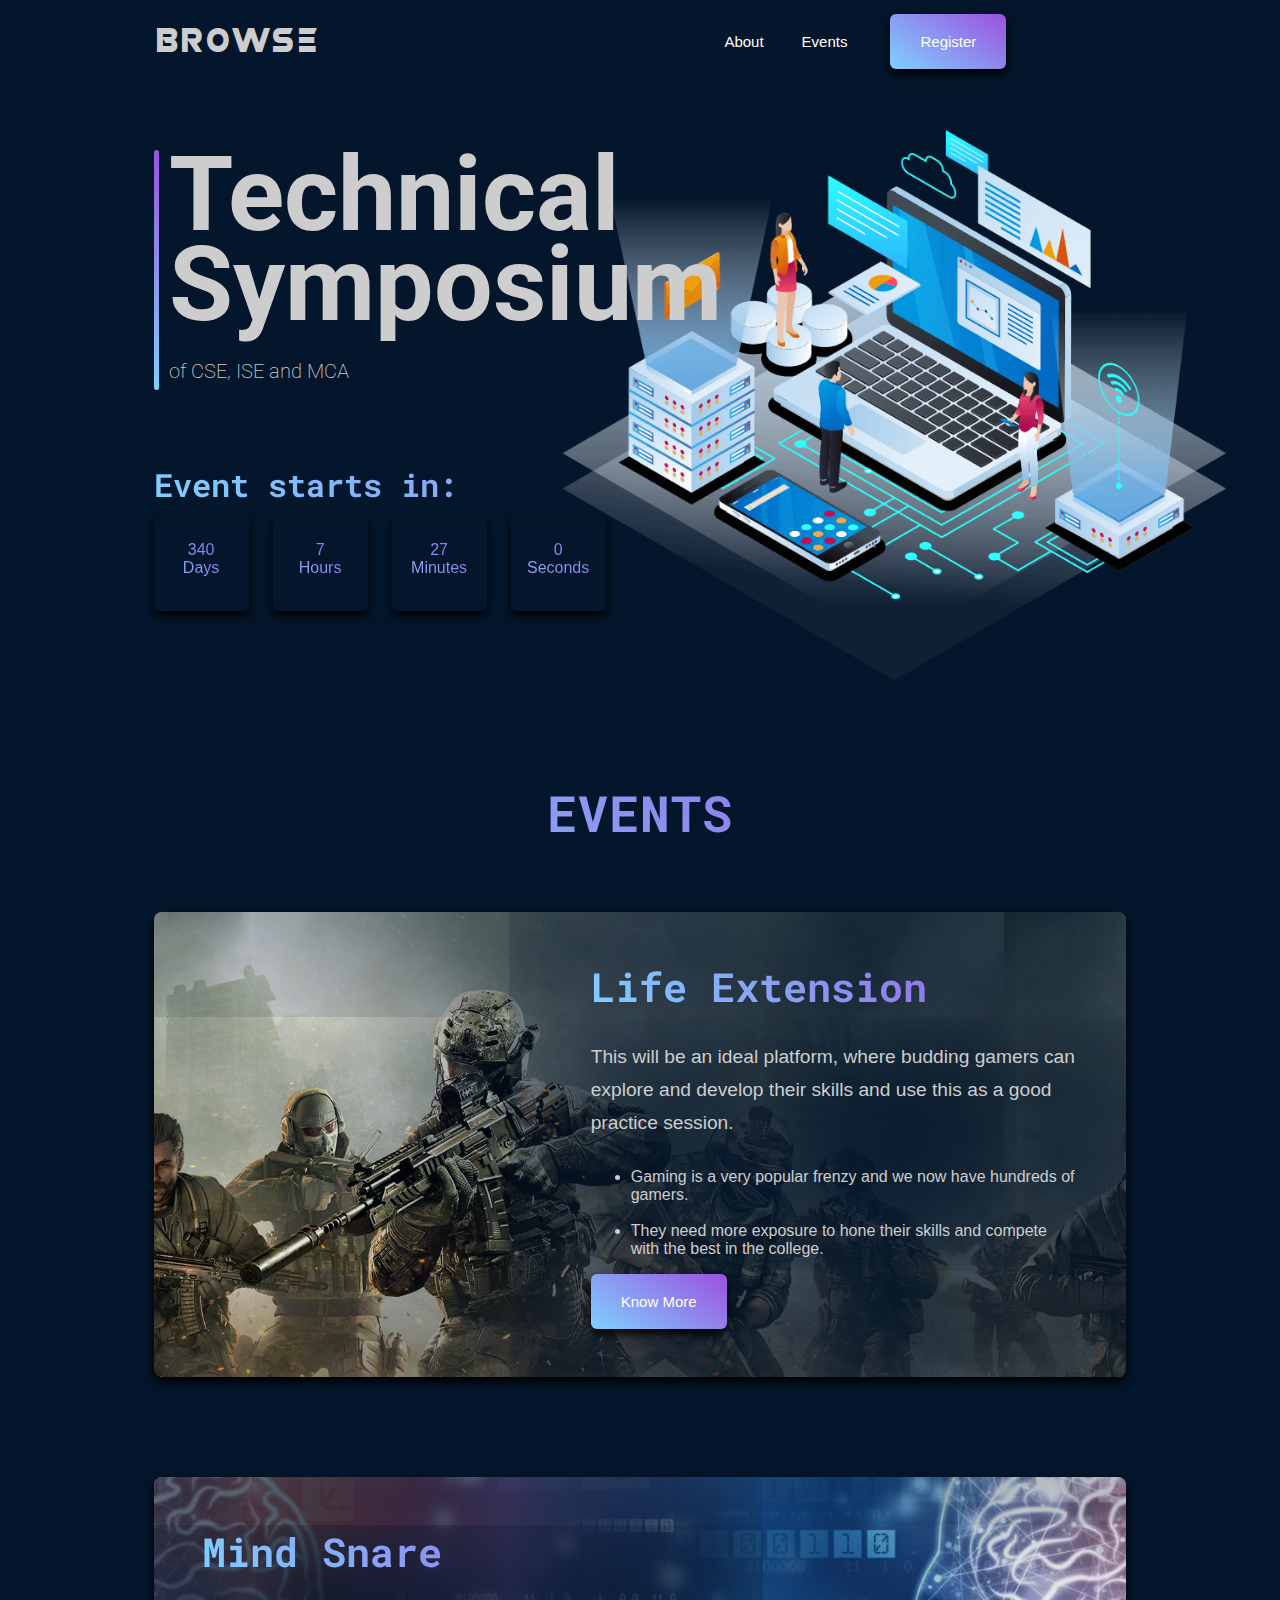
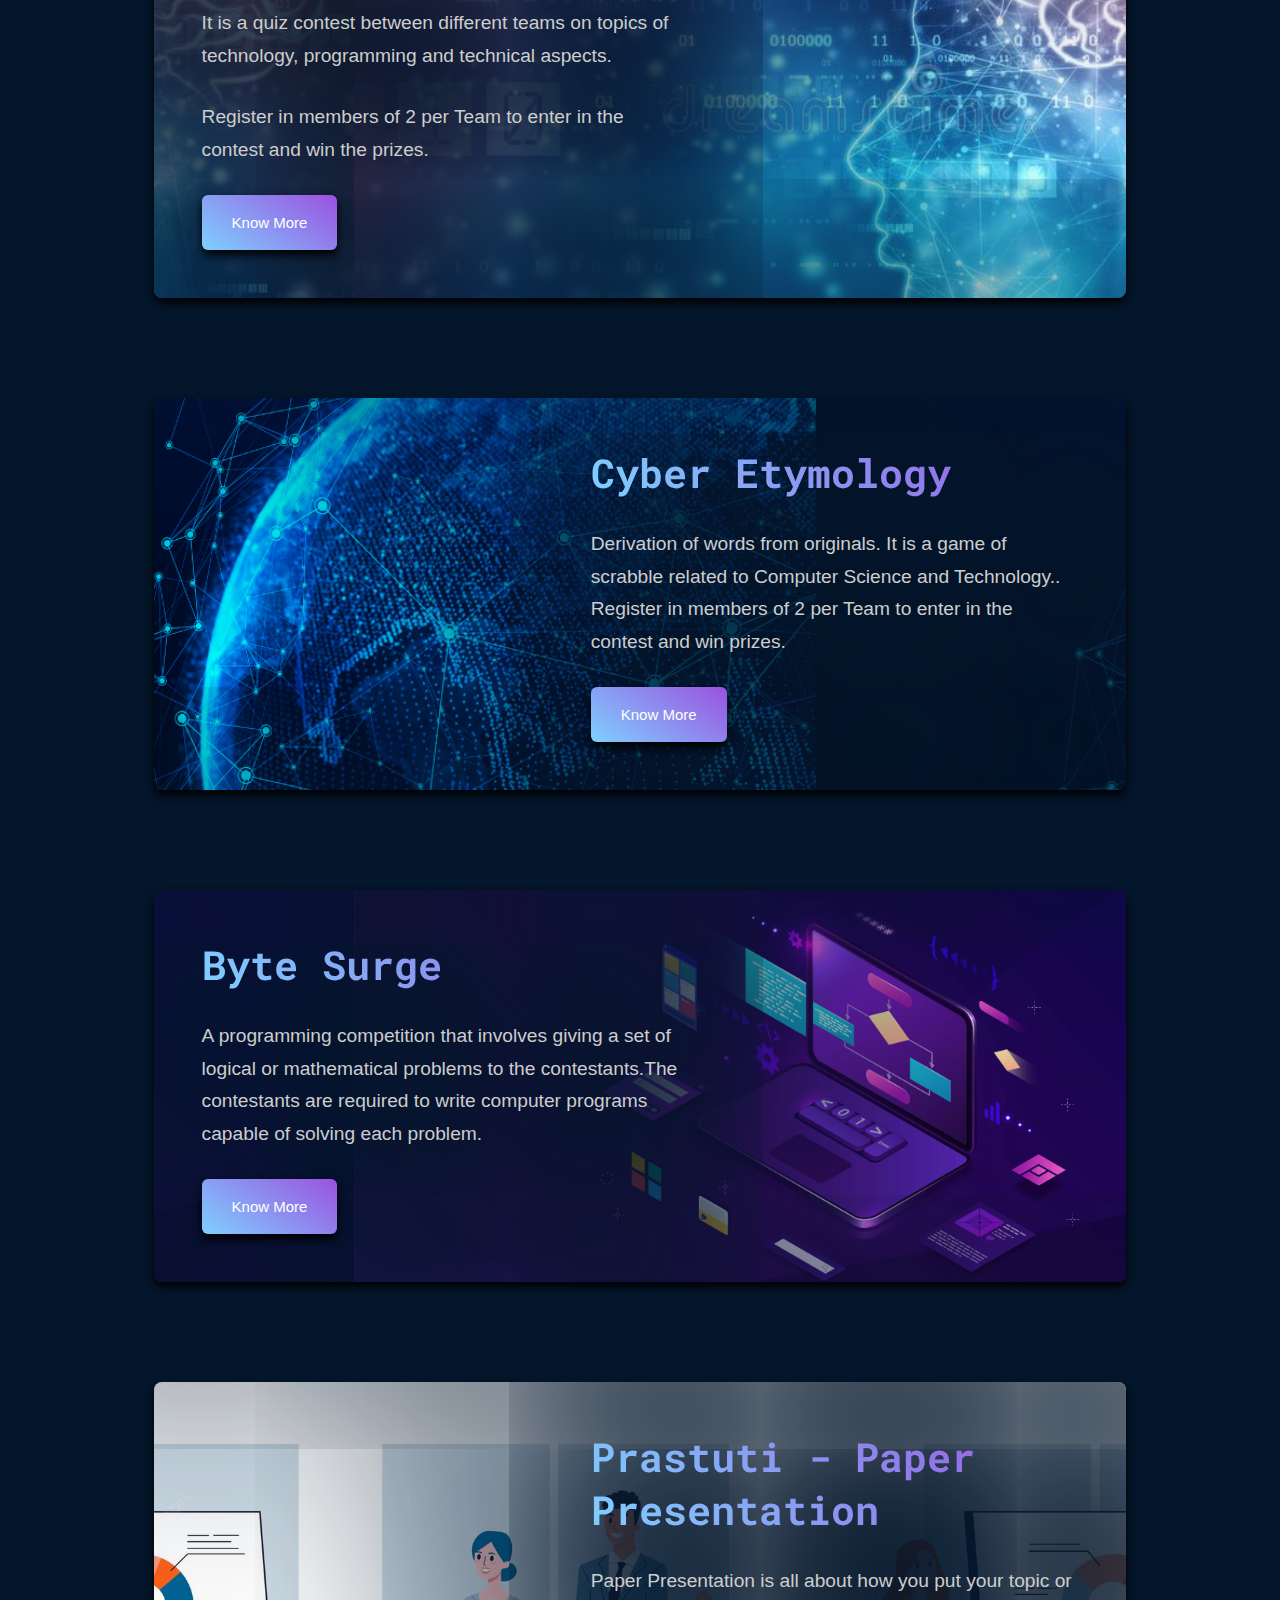
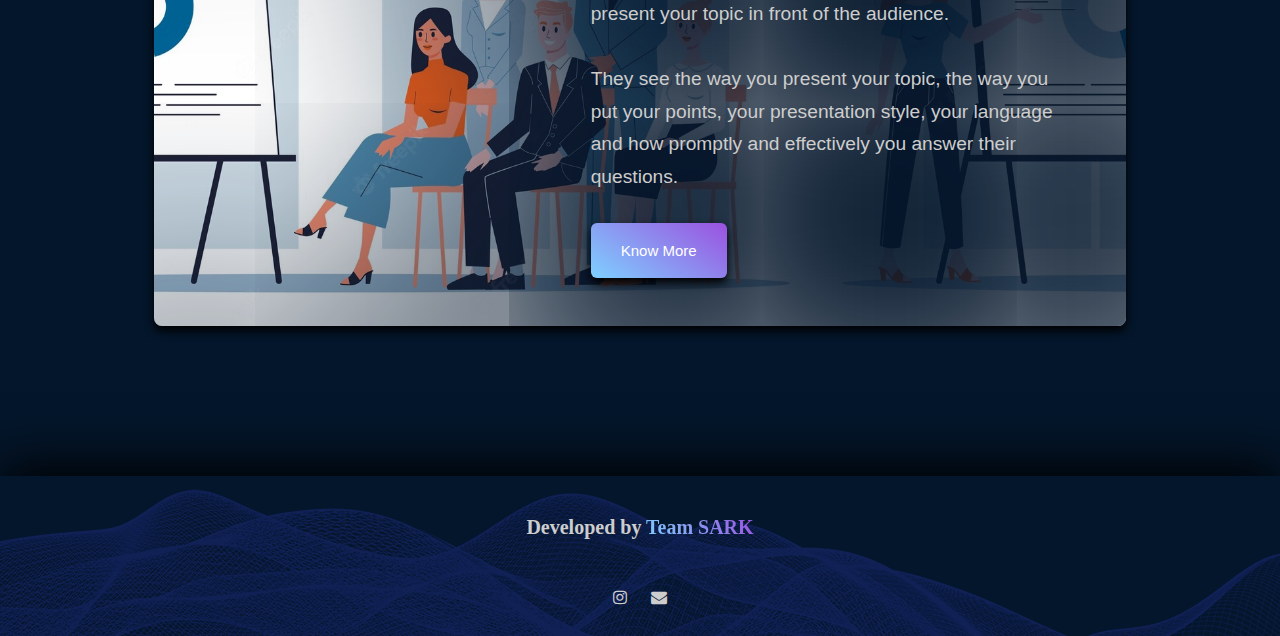
<file: index.html>
<!DOCTYPE html>
<html lang="en">

<head>
    <meta charset="UTF-8">
    <meta http-equiv="X-UA-Compatible" content="IE=edge">
    <meta name="viewport" content="width=device-width, initial-scale=1.0, minimum-scale=1">
    <link rel="stylesheet" type="text/css" rel="noopener" target="_blank" href="./assets/style.css">
    <link href="https://fonts.googleapis.com/css2?family=Roboto:wght@700&display=swap" rel="stylesheet">
    <link href="https://fonts.googleapis.com/css2?family=Roboto+Mono:wght@700&display=swap" rel="stylesheet">

    <link href="https://cdnjs.cloudflare.com/ajax/libs/font-awesome/4.3.0/css/font-awesome.css" rel="stylesheet"
        type='text/css'>
    <link href="https://maxcdn.bootstrapcdn.com/font-awesome/4.1.0/css/font-awesome.min.css" rel="stylesheet">
    <link rel="icon" href="/assets/globe-logo.png">
    <title>Browse 2K22 | Home</title>
</head>

<body>

    <div class="wrapper">

        <div class="navbar">
            <div class="globe">
                <script src="https://cdn.lordicon.com/xdjxvujz.js"></script>
                <lord-icon src="https://cdn.lordicon.com/gqzfzudq.json" trigger="loop"
                    colors="primary:#84b3f8,secondary:#84b3f8" stroke="60"
                    style="width:40px;height:40px;margin-right: 3px;z-index: 103;">
                </lord-icon>
            </div>
            <div class="browse_logo">
                <span onclick="goToHomePage();">BROWSE</span>
            </div>
            <div id="navbar_button_box_desktop">
                <button type="button" class="menu_button" id="about_btn">About</button>
                <button type="button" class="menu_button" id="events_btn">Events</button>
                <button type="button" class="register_button gradient_button" id="register_btn_nav">Register</button>
            </div>
        </div>
        <div class="menu-wrap">
            <input type="checkbox" class="toggler" id="menu_toggler">
            <div class="hamburger">
                <div></div>
            </div>
            <div class="menu">
                <div>
                    <div class="menu_circle">
                        <ul>
                            <li><a href="/registration-form.html">Register</a></li>
                            <li><a href="/about-page.html">About</a></li>
                            <li><a href="/events_page.html">Events</a></li>
                        </ul>
                    </div>
                </div>
            </div>
        </div>

        <div class="section_1 landing_display">
            <h1 class="section_1_header">Technical<br>Symposium</h1>
            <p>of CSE, ISE and MCA</p>
            <div class="illustration_1"><img class="animated" src="./assets/hero-img.png" alt="Illustration"
                    style="height: 550px;"></div>

            <div class="container_countdown">
                <h1 id="headline_countdown">Event starts in:</h1>
                <div id="countdown">
                    <div class="countdown_element"><span id="days"></span><br>Days</div>
                    <div class="countdown_element countdown_element_next_line"><span id="hours"></span><br>Hours</div>
                    <div class="countdown_element"><span id="minutes"></span><br>Minutes</div>
                    <div class="countdown_element"><span id="seconds"></span><br>Seconds</div>
                </div>
            </div>
        </div>

        <div class="section_2 events_list_display">
            <h1 class="events section_2_header">EVENTS</h1>

            <!--EVENT_1-->
            <div class="event_box" id="event_box_1">
                <div class="event_image" id="event_image_1"></div>
                <div class="event_description" id="event_description_1">
                    <h1>Life Extension</h1>
                    <div class="event_organiser_tag" id="event_organiser_1">
                        <span>-by TEAM SARK</span>
                    </div>
                    <p class="font">
                        This will be an ideal platform, where budding gamers can explore and develop their skills
                        and use this as a
                        good practice
                        session.
                    </p>
                    <ul>
                        <li><i class="icofont-check"></i> Gaming is a very popular frenzy and we now have
                            hundreds of gamers.</li><br>
                        <li><i class="icofont-check"></i> They need more exposure to hone their skills
                            and compete with the best in the college. </li>
                    </ul> 
                    <button type="button" id="event_1_know_more" class="know_more_button gradient_button">Know More</button>
                </div>
            </div>

            <!--EVENT_2-->
            <div class="event_box" id="event_box_2">
                <div class="event_image" id="event_image_2_upper"></div>
                <div class="event_description" id="event_description_2">
                    <h1>Mind Snare</h1>
                    <div class="event_organiser_tag" id="event_organiser_2">
                        <span>-by TEAM SARK</span>
                    </div>
                    <p class="font">
                        It is a quiz contest between different teams on topics of technology,
                        programming and
                        technical
                        aspects.
                    </p>
                    <p>
                        Register in members of 2 per Team to enter in the contest
                        and win the prizes.
                    </p> <button type="button" id="event_2_know_more" class="know_more_button gradient_button">Know
                        More</button>
                </div>
                <div class="event_image" id="event_image_2"></div>
            </div>

            <!--EVENT_3-->
            <div class="event_box" id="event_box_3">
                <div class="event_image" id="event_image_3"></div>
                <div class="event_description" id="event_description_3">
                    <h1>Cyber Etymology</h1>
                    <div class="event_organiser_tag" id="event_organiser_3">
                        <span>-by TEAM SARK</span>
                    </div>
                    <p>Derivation of words from originals. It is a game of scrabble related to Computer Science and Technology..<br>Register in members of 2 per Team to enter in the contest and win prizes.</p>
                    <button type="button" id="event_3_know_more" class="know_more_button gradient_button">Know
                        More</button>
                </div>
            </div>

            <!--EVENT_4-->
            <div class="event_box" id="event_box_4">
                <div class="event_image" id="event_image_4_upper"></div>
                <div class="event_description" id="event_description_4">
                    <h1>Byte Surge</h1>
                    <div class="event_organiser_tag" id="event_organiser_4">
                        <span>-by TEAM SARK</span>
                    </div>
                    <p>A programming competition that involves giving a set of logical or mathematical problems to the contestants.The contestants are required to write computer programs capable of solving each problem.</p>
                    <button type="button" id="event_4_know_more" class="know_more_button gradient_button">Know
                        More</button>
                </div>
                <div class="event_image" id="event_image_4"></div>
            </div>

            <!--EVENT_5-->
            <div class="event_box" id="event_box_5">
                <div class="event_image" id="event_image_5"></div>
                <div class="event_description" id="event_description_5">
                    <h1>Prastuti - Paper Presentation</h1>
                    <div class="event_organiser_tag" id="event_organiser_5">
                        <span>-by TEAM SARK</span>
                    </div>
                    <p class="font">
                        Paper Presentation is all about how you put your topic or present your topic in front of the
                        audience.<br><br>
                        They see the way you present your topic, the way you put your points,
                        your presentation style, your language and how promptly and effectively you answer their
                        questions.
                    </p>
                    <button type="button" id="event_5_know_more" class="know_more_button gradient_button">Know More</button>
                </div>
            </div>
        </div>
    </div>

    <div class="scroll_to_top" id="scroll_to_top_btn" onclick="topFunction()" title="Go to top">
        <script src="https://cdn.lordicon.com/xdjxvujz.js"></script>
        <lord-icon src="https://cdn.lordicon.com/eflfmgmj.json" trigger="hover" colors="primary:#84b3f8"
            style="width:50px;height:50px; border-radius: 100vw;box-shadow: 0px 5px 10px 0px rgba(0, 0, 0, 1);">
        </lord-icon>
    </div>

    <div class="footer">
        <div class="footer-title">
            <h3 class="team_sark">Developed by <a href="https://sitsark.in/" target="_blank">Team SARK</a></h3>
        </div>

        <div class="logo">
            <a href="https://www.instagram.com/sitsark/"> <i class="socail-icon fa fa-instagram"></i></a>
            <a href="mailto: sitsark@gmail.com"><i class="socail-icon fa fa-envelope"></i></a>
        </div>

    </div>



</body>

</html>

<script src="./app.js"></script>
<script src="./countdown.js"></script>
</file>
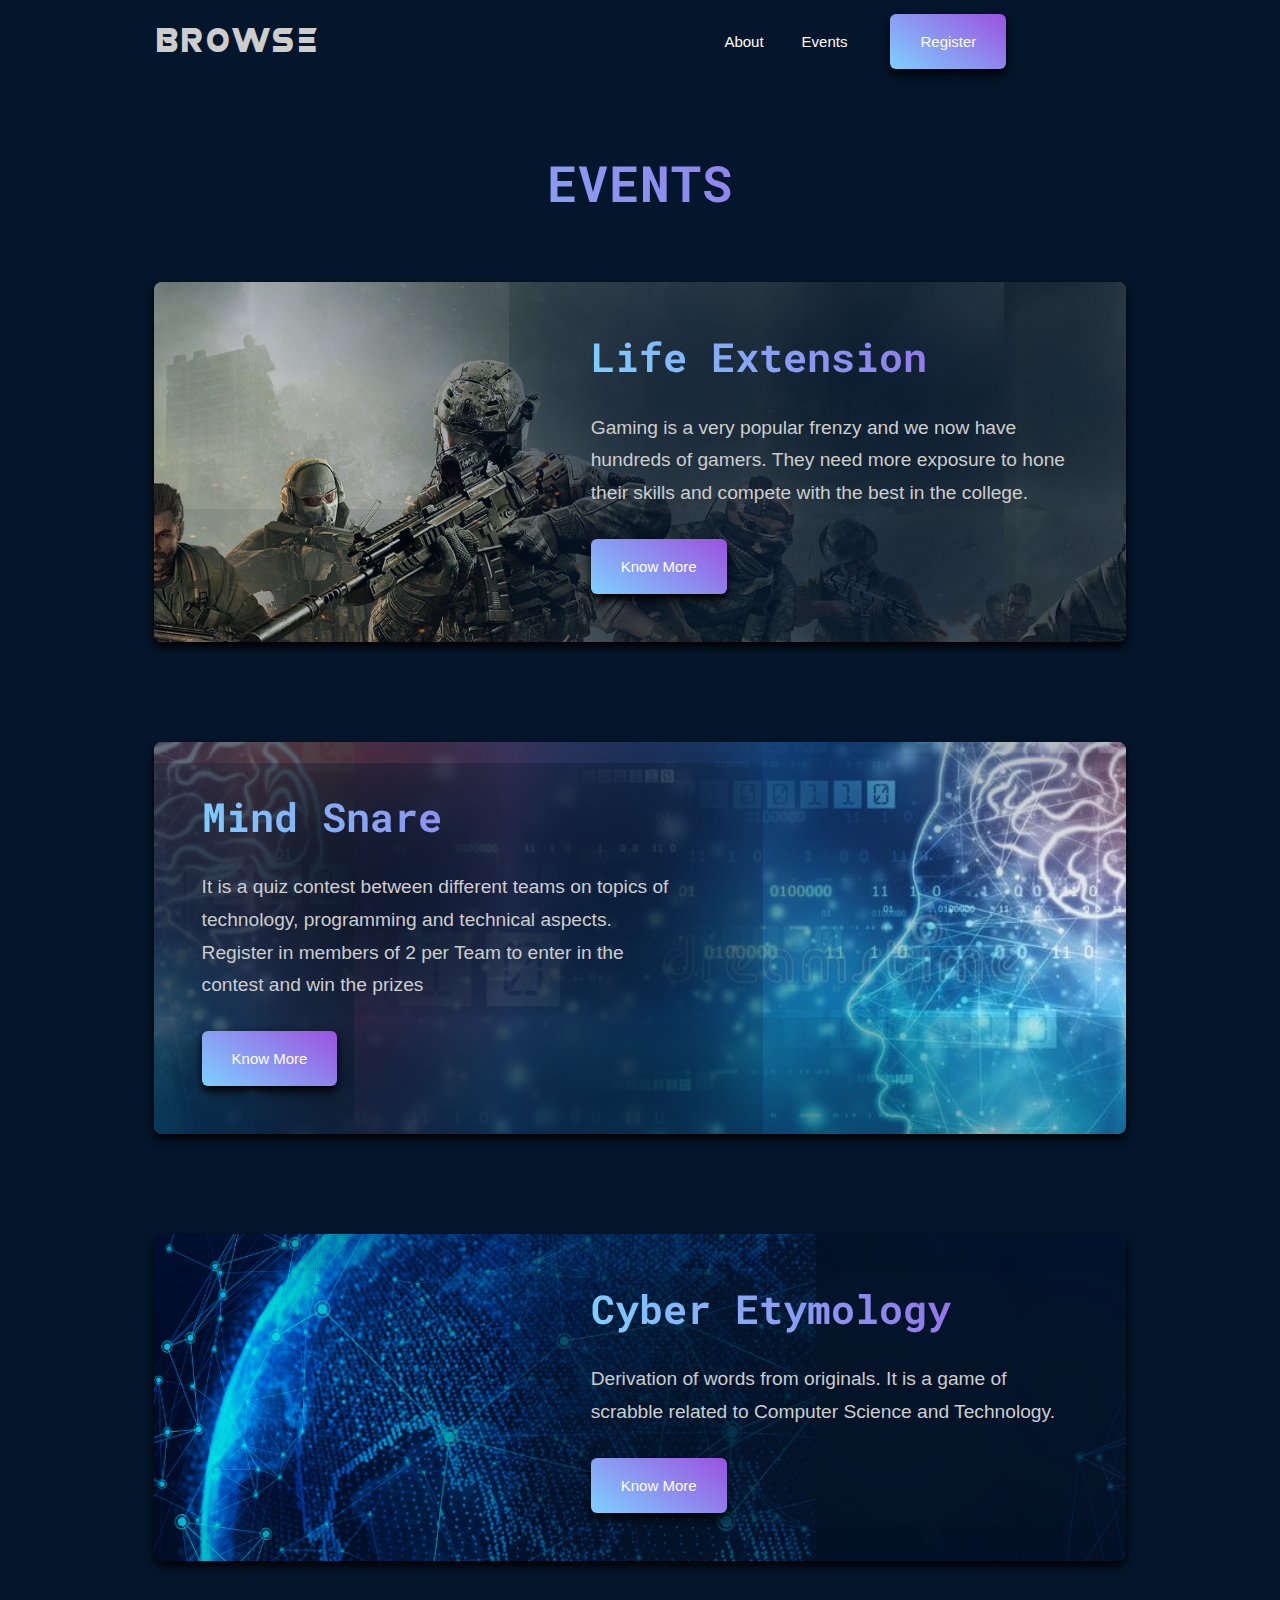
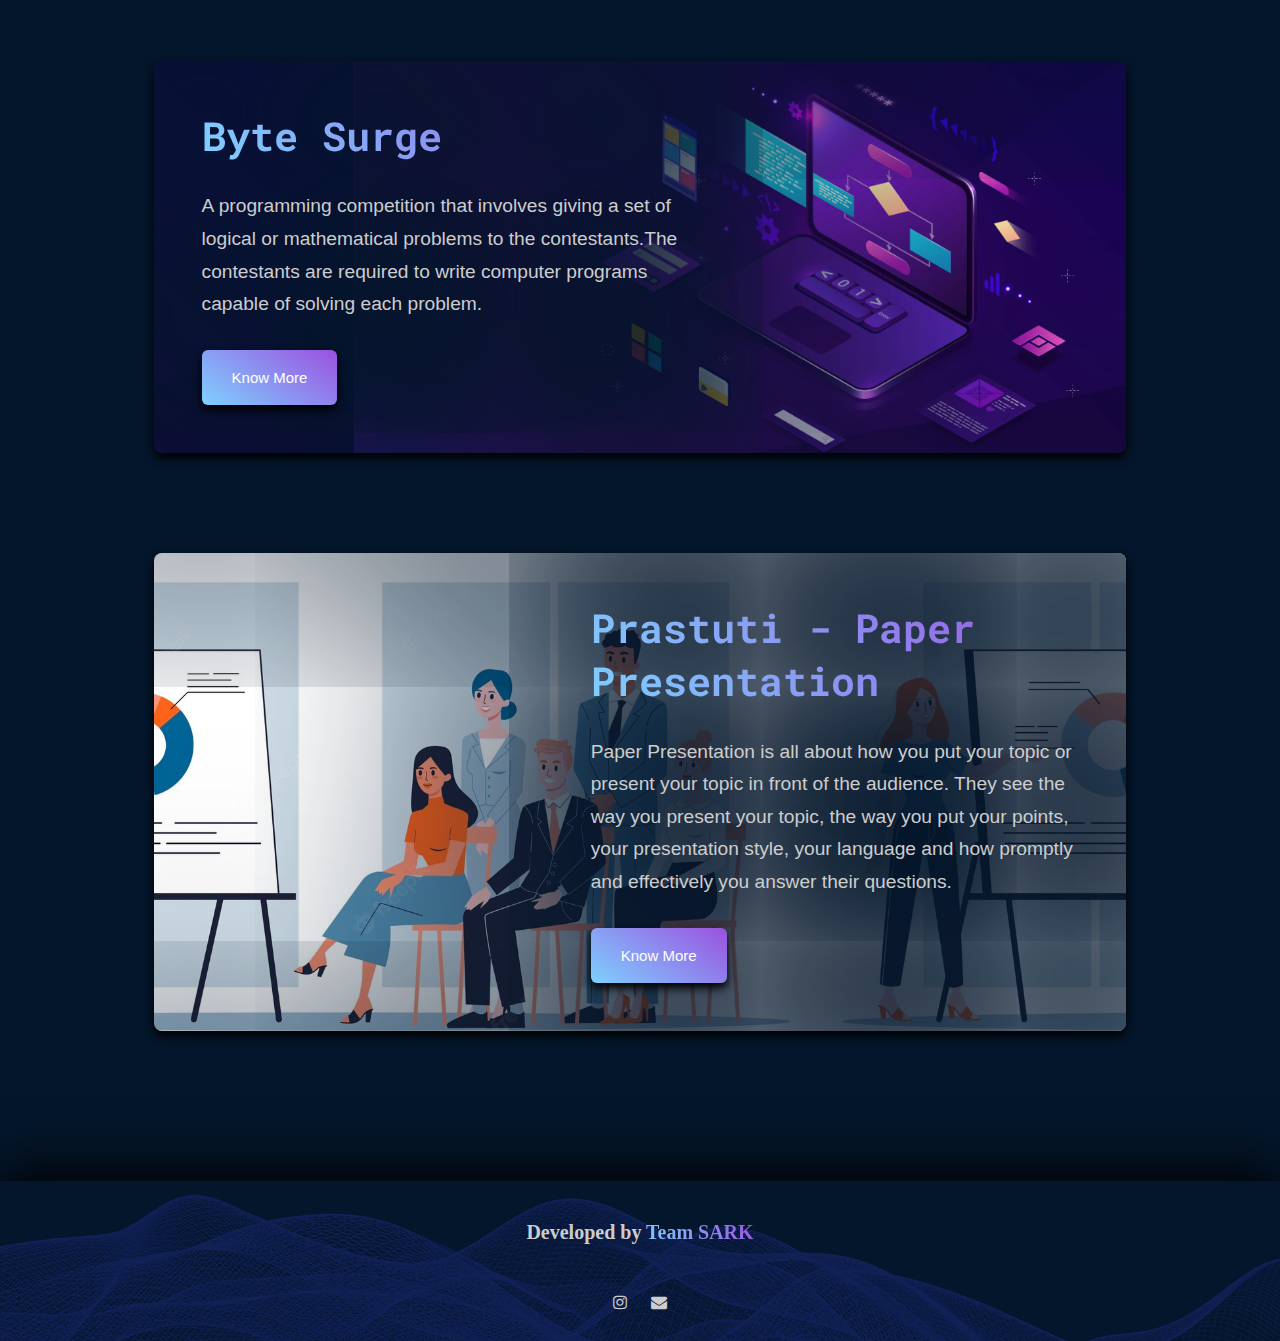
<file: events_page.html>
<!DOCTYPE html>
<html lang="en">
<head>
    <meta charset="UTF-8">
    <meta http-equiv="X-UA-Compatible" content="IE=edge">
    <meta name="viewport" content="width=device-width, initial-scale=1.0, minimum-scale=1">
    <link rel="stylesheet" type="text/css" rel="noopener" target="_blank" href="./assets/style.css">
    <link href="https://fonts.googleapis.com/css2?family=Roboto:wght@700&display=swap" rel="stylesheet">
    <link href="https://fonts.googleapis.com/css2?family=Roboto+Mono:wght@700&display=swap" rel="stylesheet"> 
    <link href="https://cdnjs.cloudflare.com/ajax/libs/font-awesome/4.3.0/css/font-awesome.css" rel="stylesheet"
        type='text/css'>
    <link href="https://maxcdn.bootstrapcdn.com/font-awesome/4.1.0/css/font-awesome.min.css" rel="stylesheet"> 
    <title>Browse 2K22 | Events</title>
</head>
<body>
    <div class="wrapper">
        <div class="navbar">
            <div class="globe">
                <script src="https://cdn.lordicon.com/xdjxvujz.js"></script>
                <lord-icon
                    src="https://cdn.lordicon.com/gqzfzudq.json"
                    trigger="loop"
                    colors="primary:#84b3f8,secondary:#84b3f8"
                    stroke="60"
                    style="width:40px;height:40px;margin-right: 3px;z-index: 103;">
                </lord-icon>
            </div>
            <div class="browse_logo">
                <span onclick="goToHomePage();">BROWSE</span>
            </div>
            <div id="navbar_button_box_desktop">
                <button type="button" class="menu_button" id="about_btn">About</button>
                <button type="button" class="menu_button" id="events_btn">Events</button>
                <button type="button" class="register_button gradient_button" id="register_btn_nav">Register</button>
            </div>
        </div>
        <div class="menu-wrap">
            <input type="checkbox" class="toggler" id="menu_toggler">
            <div class="hamburger"><div></div></div>
            <div class="menu">
              <div>
                <div class="menu_circle">
                  <ul>
                    <li><a href="/registration-form.html">Register</a></li>
                    <li><a href="/about-page.html">About</a></li>
                    <li><a href="/events_page.html">Events</a></li>
                  </ul>
                </div>
              </div>
            </div>
        </div>
        <div class="section_2 events_list_display">
            <h1 class="events section_2_header">EVENTS</h1>

            <!--EVENT_1-->
            <div class="event_box" id="event_box_1"> 
                <div class="event_image" id="event_image_1"></div>
                <div class="event_description" id="event_description_1">
                    <h1>Life Extension</h1>
                    <div class="event_organiser_tag" id="event_organiser_1">
                        <span>-by TEAM SARK</span>
                    </div>
                    <p> Gaming is a very popular frenzy and we now have hundreds of gamers. They need more exposure to hone their skills and compete with the best in the college. </p>
                    <button type="button" id="event_1_know_more" class="know_more_button gradient_button">Know More</button>
                </div>
            </div>

            <!--EVENT_2-->
            <div class="event_box" id="event_box_2"> 
                <div class="event_image" id="event_image_2_upper"></div>
                <div class="event_description" id="event_description_2">
                    <h1>Mind Snare</h1>
                    <div class="event_organiser_tag" id="event_organiser_2">
                        <span>-by TEAM SARK</span>
                    </div>
                    <p> It is a quiz contest between different teams on topics of technology, programming and technical aspects.<br>Register in members of 2 per Team to enter in the contest and win the prizes</p>
                    <button type="button" id="event_2_know_more" class="know_more_button gradient_button">Know More</button>
                </div>
                <div class="event_image" id="event_image_2"></div>
            </div>

            <!--EVENT_3-->
            <div class="event_box" id="event_box_3"> 
                <div class="event_image" id="event_image_3"></div>
                <div class="event_description" id="event_description_3">
                    <h1>Cyber Etymology</h1>
                    <div class="event_organiser_tag" id="event_organiser_3">
                        <span>-by TEAM SARK</span>
                    </div>
 <p> Derivation of words from originals.
It is a game of scrabble related to Computer Science and Technology.</p>                    <button type="button" id="event_3_know_more" class="know_more_button gradient_button">Know More</button>
                </div>
            </div>

            <!--EVENT_4-->
            <div class="event_box" id="event_box_4"> 
                <div class="event_image" id="event_image_4_upper"></div>
                <div class="event_description" id="event_description_4">
                    <h1>Byte Surge</h1>
                    <div class="event_organiser_tag" id="event_organiser_4">
                        <span>-by TEAM SARK</span>
                    </div>
                    <p> A programming competition that involves giving a set of logical or mathematical problems to the contestants.The contestants are required to write computer programs capable of solving each problem. </p>
                    <button type="button" id="event_4_know_more" class="know_more_button gradient_button">Know More</button>
                </div>
                <div class="event_image" id="event_image_4"></div>
            </div>

            <!--EVENT_5-->
            <div class="event_box" id="event_box_5"> 
                <div class="event_image" id="event_image_5"></div>
                <div class="event_description" id="event_description_5">
                    <h1>Prastuti - Paper Presentation</h1>
                    <div class="event_organiser_tag" id="event_organiser_5">
                        <span>-by TEAM SARK</span>
                    </div>
                    <p> Paper Presentation is all about how you put your topic or present your topic in front of the audience. They see the way you present your topic, the way you put your points, your presentation style, your language and how promptly and effectively you answer their questions.</p>
                    <button type="button" id="event_5_know_more" class="know_more_button gradient_button">Know More</button>
                </div>
            </div>
        </div>
    </div>
    <div class="scroll_to_top" id="scroll_to_top_btn" onclick="topFunction()" title="Go to top">
        <script src="https://cdn.lordicon.com/xdjxvujz.js"></script>
        <lord-icon
        src="https://cdn.lordicon.com/eflfmgmj.json"
        trigger="hover"
        colors="primary:#84b3f8"
        style="width:50px;height:50px; border-radius: 100vw;box-shadow: 0px 5px 10px 0px rgba(0, 0, 0, 1);">
        </lord-icon>
    </div>

    <div class="footer">
    <div class="footer-title">
      <h3 class="team_sark">Developed by <a href="https://sitsark.in/" target="_blank">Team SARK</a></h3>
    </div>

    <div class="logo">
      <a href="https://www.instagram.com/sitsark/"> <i class="socail-icon fa fa-instagram"></i></a>
      <a href="mailto: sitsark@gmail.com"><i class="socail-icon fa fa-envelope"></i></a>
    </div>

  </div>
</body>
</html>

<script src="./app.js"></script>
</file>
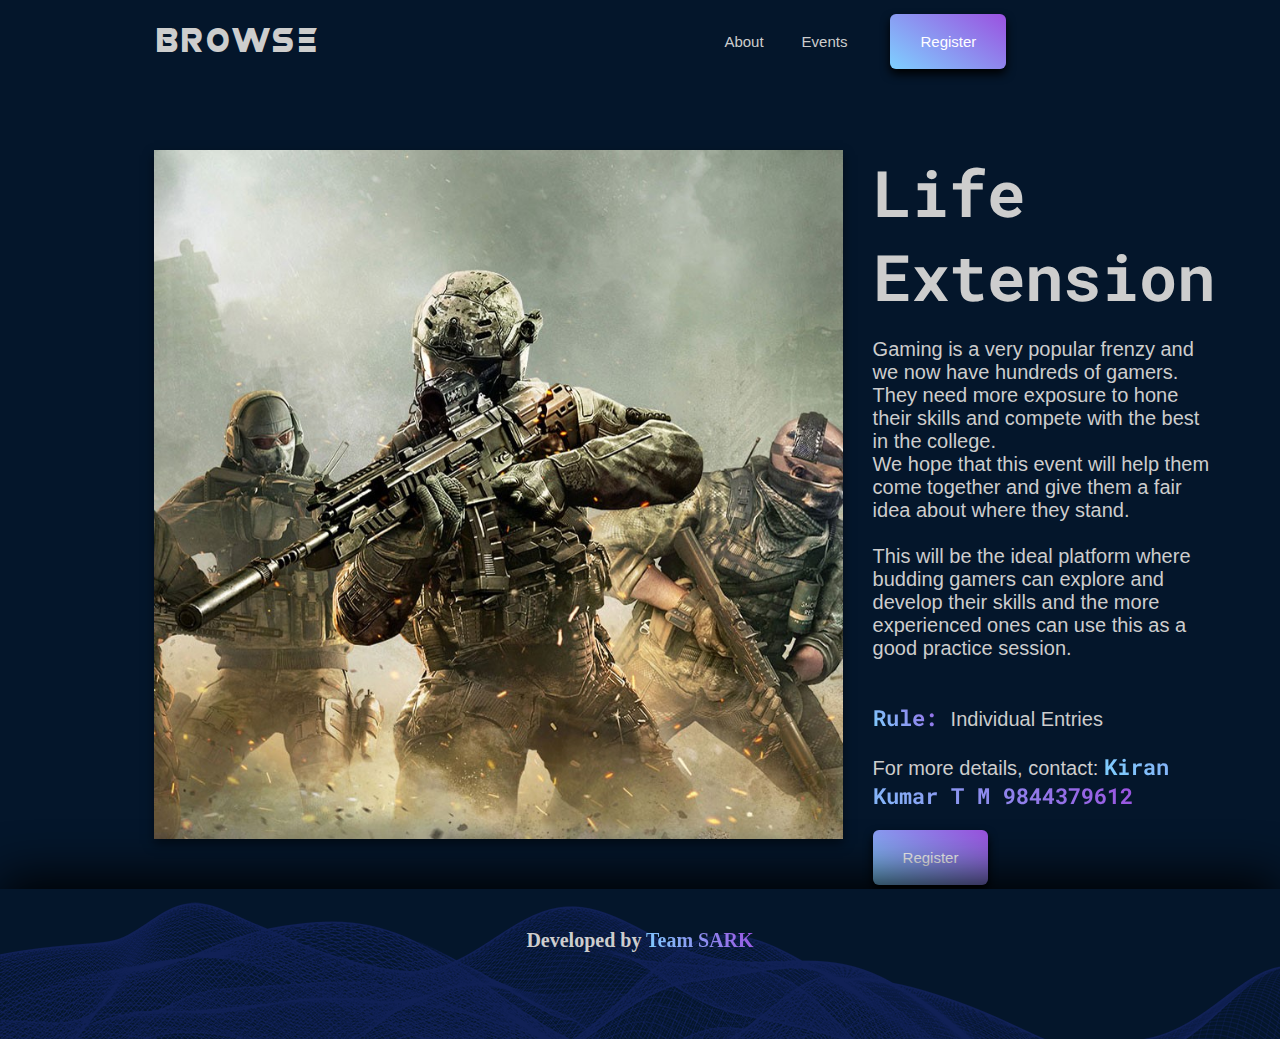
<file: know-more/event-1.html>
<!DOCTYPE html>
<html lang="en">
<head>
    <meta charset="UTF-8">
    <meta http-equiv="X-UA-Compatible" content="IE=edge">
    <meta name="viewport" content="width=device-width, initial-scale=1.0, minimum-scale=1">
    <link rel="stylesheet" type="text/css" rel="noopener" target="_blank" href="event-know-more.css">
    <link href="https://fonts.googleapis.com/css2?family=Roboto:wght@700&display=swap" rel="stylesheet">
    <link href="https://fonts.googleapis.com/css2?family=Roboto+Mono:wght@700&display=swap" rel="stylesheet">  
    <title>Browse | Event-1</title>
</head>
<body>
    <div class="wrapper">
        <div class="navbar">
            <div class="globe">
                <script src="https://cdn.lordicon.com/xdjxvujz.js"></script>
                <lord-icon
                    src="https://cdn.lordicon.com/gqzfzudq.json"
                    trigger="loop"
                    colors="primary:#84b3f8,secondary:#84b3f8"
                    stroke="60"
                    style="width:40px;height:40px;margin-right: 3px;z-index: 103;">
                </lord-icon>
            </div>
            <div class="browse_logo">
                <span onclick="goToHomePage();">BROWSE</span>
            </div>
            <div id="navbar_button_box_desktop">
                <button type="button" class="menu_button" id="about_btn">About</button>
                <button type="button" class="menu_button" id="events_btn">Events</button>
                <button type="button" class="register_button gradient_button" id="register_btn_nav">Register</button>
            </div>
        </div>
        <div class="menu-wrap">
            <input type="checkbox" class="toggler" id="menu_toggler">
            <div class="hamburger"><div></div></div>
            <div class="menu">
              <div>
                <div class="menu_circle">
                  <ul>
                    <li><a href="/registration-form.html">Register</a></li>
                    <li><a href="/about-page.html">About</a></li>
                    <li><a href="/events_page.html">Events</a></li>
                  </ul>
                </div>
              </div>
            </div>
        </div>
        <section class="content">
            <div class="event_img" id="event_img_1"></div>
            <div class="text">
                <h1>Life Extension</h1>
                <p class="paragraph_1 paragraph">Gaming is a very popular frenzy and we now have hundreds of gamers. They need more exposure to hone their skills and compete with the best in the college.<br>We hope that this event will help them come together and give them a fair idea about where they stand.<br><br> This will be the ideal platform where budding gamers can explore and develop their skills and the more experienced ones can use this as a good practice session.<br><br></p>
                <p class="paragraph_2 paragraph"><b>Rule: </b>Individual Entries</p>
                <p class="paragraph_3 paragraph">For more details, contact: <b>Kiran Kumar T M 9844379612</b></p>
                <button type="button" class="register_button gradient_button" onclick="window.location.href='../registration-form.html'">Register</button>
            </div>
        </section>
    </div>

    <div class="scroll_to_top" id="scroll_to_top_btn" onclick="topFunction()" title="Go to top">
        <script src="https://cdn.lordicon.com/xdjxvujz.js"></script>
        <lord-icon
        src="https://cdn.lordicon.com/eflfmgmj.json"
        trigger="hover"
        colors="primary:#84b3f8"
        style="width:50px;height:50px; border-radius: 100vw;box-shadow: 0px 5px 10px 0px rgba(0, 0, 0, 1);">
        </lord-icon>
    </div>

    <div class="footer">
        <div class="footer-title">
            <h3 class="team_sark">Developed by <a href="https://sitsark.in/" target="_blank">Team SARK</a></h3>
        </div>

        <div class="logo">
            <a href="https://www.instagram.com/sitsark/"> <i class="socail-icon fa fa-instagram"></i></a>
            <a href="mailto: sitsark@gmail.com"><i class="socail-icon fa fa-envelope"></i></a>
        </div>

    </div>
    
</body>
</html>


<script src="../app.js"></script>
</file>
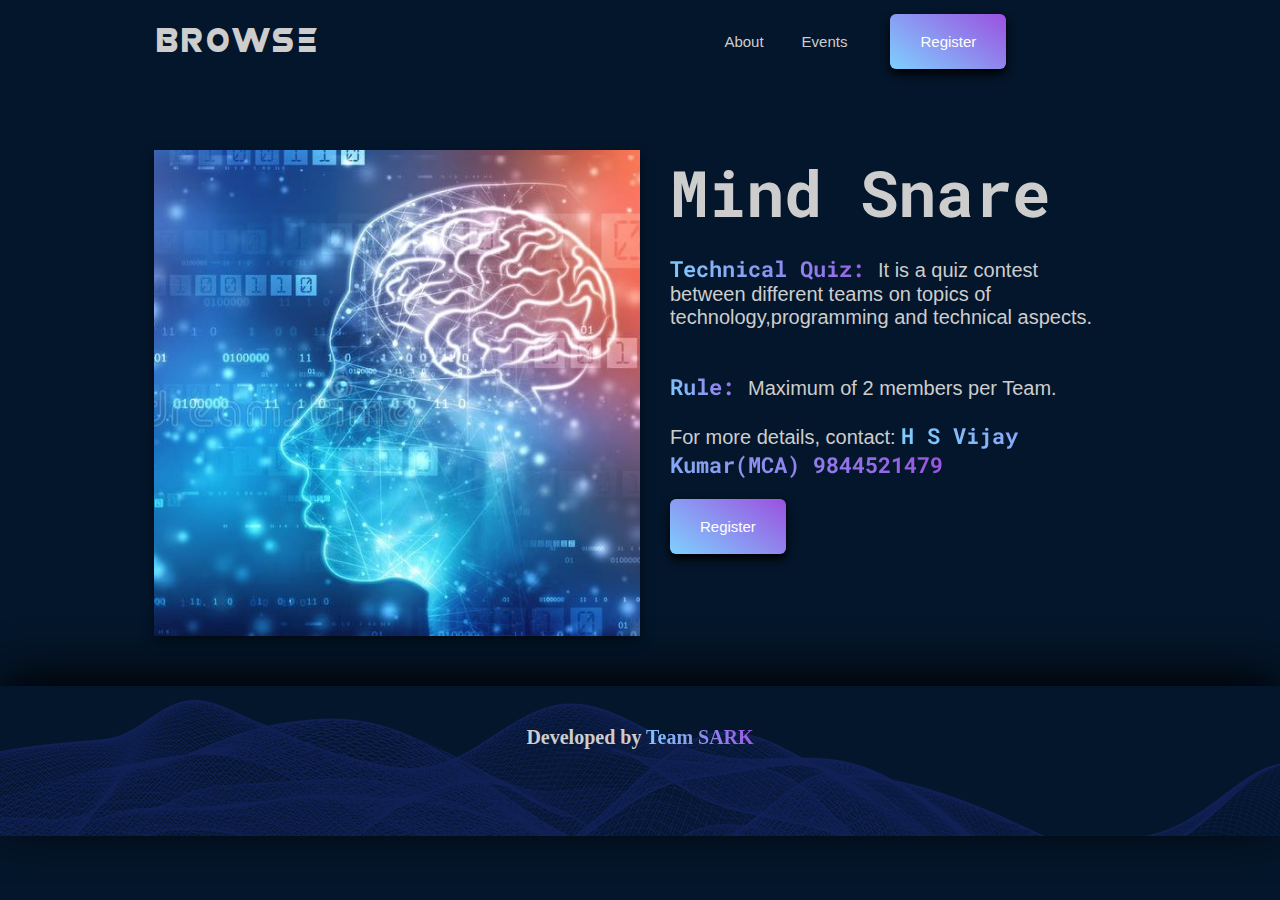
<file: know-more/event-2.html>
<!DOCTYPE html>
<html lang="en">
<head>
    <meta charset="UTF-8">
    <meta http-equiv="X-UA-Compatible" content="IE=edge">
    <meta name="viewport" content="width=device-width, initial-scale=1.0, minimum-scale=1">
    <link rel="stylesheet" type="text/css" rel="noopener" target="_blank" href="event-know-more.css">
    <link href="https://fonts.googleapis.com/css2?family=Roboto:wght@700&display=swap" rel="stylesheet">
    <link href="https://fonts.googleapis.com/css2?family=Roboto+Mono:wght@700&display=swap" rel="stylesheet">  
    <title>Browse | Event-2</title>
</head>
<body>
    <div class="wrapper">
        <div class="navbar">
            <div class="globe">
                <script src="https://cdn.lordicon.com/xdjxvujz.js"></script>
                <lord-icon
                    src="https://cdn.lordicon.com/gqzfzudq.json"
                    trigger="loop"
                    colors="primary:#84b3f8,secondary:#84b3f8"
                    stroke="60"
                    style="width:40px;height:40px;margin-right: 3px;z-index: 103;">
                </lord-icon>
            </div>
            <div class="browse_logo">
                <span onclick="goToHomePage();">BROWSE</span>
            </div>
            <div id="navbar_button_box_desktop">
                <button type="button" class="menu_button" id="about_btn">About</button>
                <button type="button" class="menu_button" id="events_btn">Events</button>
                <button type="button" class="register_button gradient_button" id="register_btn_nav">Register</button>
            </div>
        </div>
        <div class="menu-wrap">
            <input type="checkbox" class="toggler" id="menu_toggler">
            <div class="hamburger"><div></div></div>
            <div class="menu">
              <div>
                <div class="menu_circle">
                  <ul>
                    <li><a href="/registration-form.html">Register</a></li>
                    <li><a href="/about-page.html">About</a></li>
                    <li><a href="/events_page.html">Events</a></li>
                  </ul>
                </div>
              </div>
            </div>
        </div>
        <section class="content">
            <div class="event_img" id="event_img_2"></div>
            <div class="text">
                <h1>Mind Snare</h1>
                <p class="paragraph_1 paragraph"><b>Technical Quiz: </b><b></b>It is a quiz contest between different teams on topics of technology,programming and technical aspects.<br><br></p>
                <p class="paragraph_2 paragraph"><b>Rule: </b>Maximum of 2 members per Team.</p>
                <p class="paragraph_3 paragraph">For more details, contact: <b>H S Vijay Kumar(MCA) 9844521479</b></p>
                <button type="button" class="register_button gradient_button" id="register_btn_content" onclick="window.location.href='../registration-form.html'">Register</button>
            </div>
        </section>
    </div>

    <div class="scroll_to_top" id="scroll_to_top_btn" onclick="topFunction()" title="Go to top">
        <script src="https://cdn.lordicon.com/xdjxvujz.js"></script>
        <lord-icon
        src="https://cdn.lordicon.com/eflfmgmj.json"
        trigger="hover"
        colors="primary:#84b3f8"
        style="width:50px;height:50px; border-radius: 100vw;box-shadow: 0px 5px 10px 0px rgba(0, 0, 0, 1);">
        </lord-icon>
    </div>

    <div class="footer">
        <div class="footer-title">
            <h3 class="team_sark">Developed by <a href="https://sitsark.in/" target="_blank">Team SARK</a></h3>
        </div>

        <div class="logo">
            <a href="https://www.instagram.com/sitsark/"> <i class="socail-icon fa fa-instagram"></i></a>
            <a href="mailto: sitsark@gmail.com"><i class="socail-icon fa fa-envelope"></i></a>
        </div>

    </div>
    
</body>
</html>

<script src="../app.js"></script>
</file>
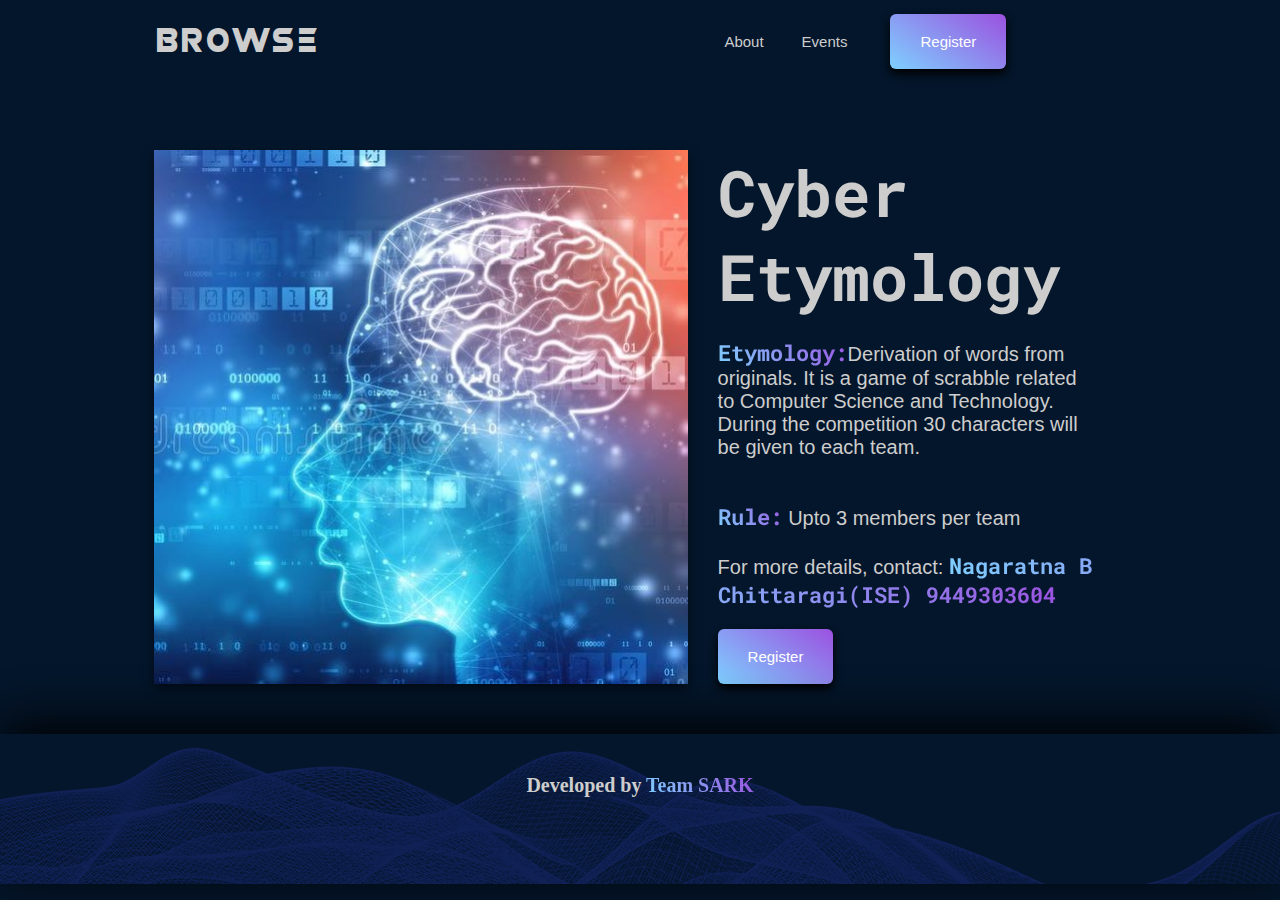
<file: know-more/event-3.html>
<!DOCTYPE html>
<html lang="en">
<head>
    <meta charset="UTF-8">
    <meta http-equiv="X-UA-Compatible" content="IE=edge">
    <meta name="viewport" content="width=device-width, initial-scale=1.0, minimum-scale=1">
    <link rel="stylesheet" type="text/css" rel="noopener" target="_blank" href="event-know-more.css">
    <link href="https://fonts.googleapis.com/css2?family=Roboto:wght@700&display=swap" rel="stylesheet">
    <link href="https://fonts.googleapis.com/css2?family=Roboto+Mono:wght@700&display=swap" rel="stylesheet">  
    <title>Browse | Event-3</title>
</head>
<body>
    <div class="wrapper">
        <div class="navbar">
            <div class="globe">
                <script src="https://cdn.lordicon.com/xdjxvujz.js"></script>
                <lord-icon
                    src="https://cdn.lordicon.com/gqzfzudq.json"
                    trigger="loop"
                    colors="primary:#84b3f8,secondary:#84b3f8"
                    stroke="60"
                    style="width:40px;height:40px;margin-right: 3px;z-index: 103;">
                </lord-icon>
            </div>
            <div class="browse_logo">
                <span onclick="goToHomePage();">BROWSE</span>
            </div>
            <div id="navbar_button_box_desktop">
                <button type="button" class="menu_button" id="about_btn">About</button>
                <button type="button" class="menu_button" id="events_btn">Events</button>
                <button type="button" class="register_button gradient_button" id="register_btn_nav">Register</button>
            </div>
        </div>
        <div class="menu-wrap">
            <input type="checkbox" class="toggler" id="menu_toggler">
            <div class="hamburger"><div></div></div>
            <div class="menu">
              <div>
                <div class="menu_circle">
                  <ul>
                    <li><a href="/registration-form.html">Register</a></li>
                    <li><a href="/about-page.html">About</a></li>
                    <li><a href="/events_page.html">Events</a></li>
                  </ul>
                </div>
              </div>
            </div>
        </div>
        <section class="content">
            <div class="event_img" id="event_img_2"></div>
            <div class="text">
                <h1>Cyber Etymology</h1>
                 <p class="paragraph_1 paragraph"><b>Etymology:</b>Derivation of words from originals.
It is a game of scrabble related to Computer Science and Technology.<br>During the competition 30 characters will be given to each team.<br><br></p>
                <p class="paragraph_2 paragraph"><b>Rule:</b> Upto 3 members per team</p>
                <p class="paragraph_3 paragraph">For more details, contact: <b>Nagaratna B Chittaragi(ISE) 9449303604</b></p>
                <button type="button" class="register_button gradient_button" id="register_btn_content" onclick="window.location.href='../registration-form.html'">Register</button>
            </div>
        </section>
    </div>

    <div class="scroll_to_top" id="scroll_to_top_btn" onclick="topFunction()" title="Go to top">
        <script src="https://cdn.lordicon.com/xdjxvujz.js"></script>
        <lord-icon
        src="https://cdn.lordicon.com/eflfmgmj.json"
        trigger="hover"
        colors="primary:#84b3f8"
        style="width:50px;height:50px; border-radius: 100vw;box-shadow: 0px 5px 10px 0px rgba(0, 0, 0, 1);">
        </lord-icon>
    </div>

    <div class="footer">
        <div class="footer-title">
            <h3 class="team_sark">Developed by <a href="https://sitsark.in/" target="_blank">Team SARK</a></h3>
        </div>

        <div class="logo">
            <a href="https://www.instagram.com/sitsark/"> <i class="socail-icon fa fa-instagram"></i></a>
            <a href="mailto: sitsark@gmail.com"><i class="socail-icon fa fa-envelope"></i></a>
        </div>

    </div>

</body>
</html>

<script src="../app.js"></script>
</file>
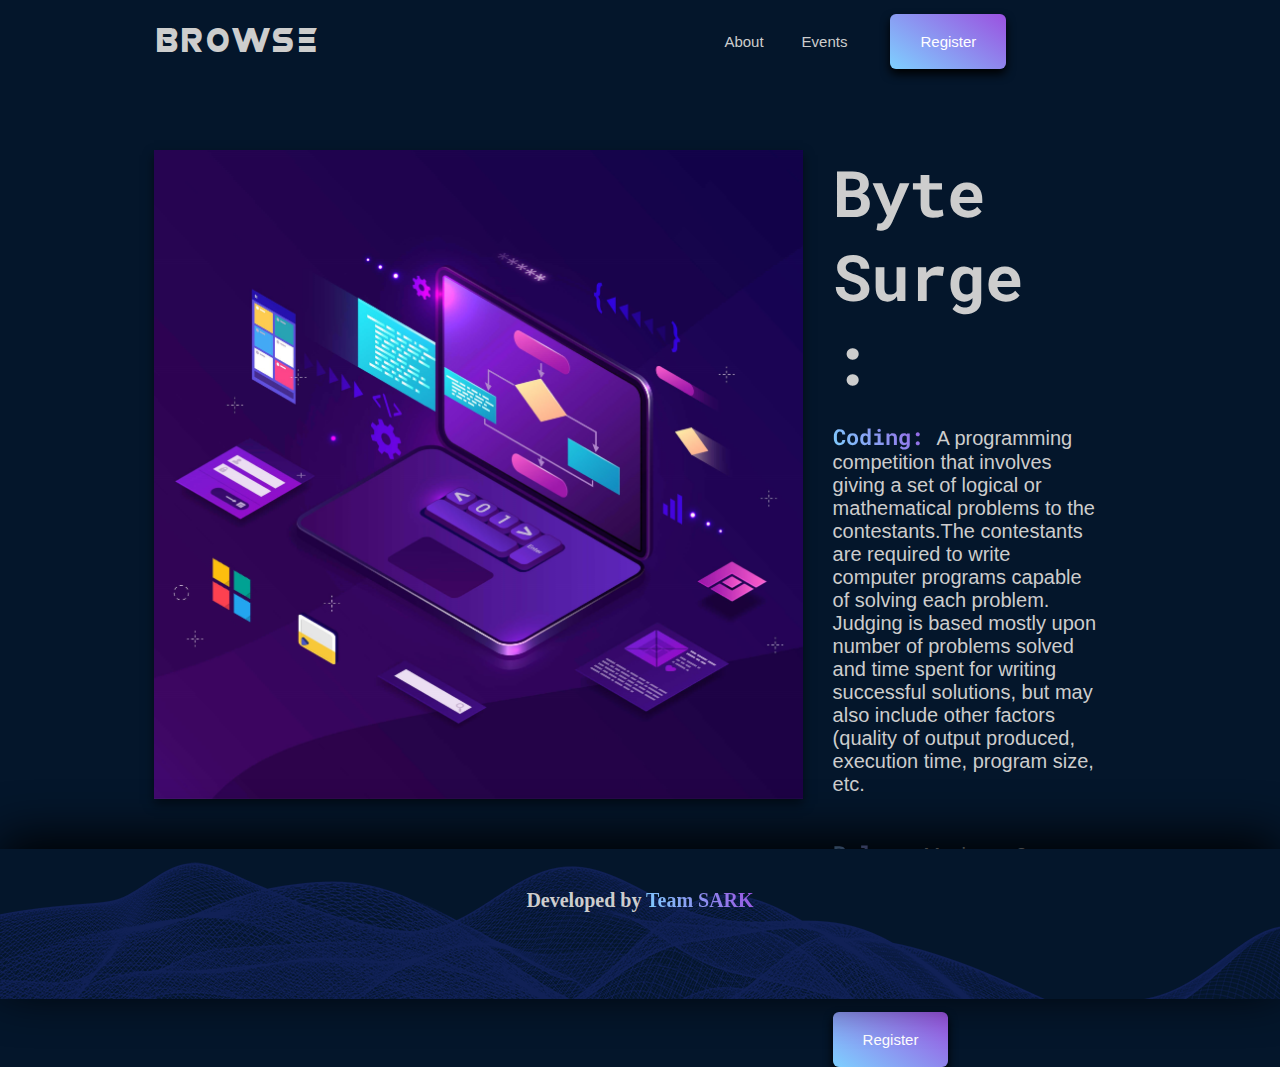
<file: know-more/event-4.html>
<!DOCTYPE html>
<html lang="en">
<head>
    <meta charset="UTF-8">
    <meta http-equiv="X-UA-Compatible" content="IE=edge">
    <meta name="viewport" content="width=device-width, initial-scale=1.0, minimum-scale=1">
    <link rel="stylesheet" type="text/css" rel="noopener" target="_blank" href="event-know-more.css">
    <link href="https://fonts.googleapis.com/css2?family=Roboto:wght@700&display=swap" rel="stylesheet">
    <link href="https://fonts.googleapis.com/css2?family=Roboto+Mono:wght@700&display=swap" rel="stylesheet">  
    <title>Browse | Event-4</title>
</head>
<body>
    <div class="wrapper">
        <div class="navbar">
            <div class="globe">
                <script src="https://cdn.lordicon.com/xdjxvujz.js"></script>
                <lord-icon
                    src="https://cdn.lordicon.com/gqzfzudq.json"
                    trigger="loop"
                    colors="primary:#84b3f8,secondary:#84b3f8"
                    stroke="60"
                    style="width:40px;height:40px;margin-right: 3px;z-index: 103;">
                </lord-icon>
            </div>
            <div class="browse_logo">
                <span onclick="goToHomePage();">BROWSE</span>
            </div>
            <div id="navbar_button_box_desktop">
                <button type="button" class="menu_button" id="about_btn">About</button>
                <button type="button" class="menu_button" id="events_btn">Events</button>
                <button type="button" class="register_button gradient_button" id="register_btn_nav">Register</button>
            </div>
        </div>
        <div class="menu-wrap">
            <input type="checkbox" class="toggler" id="menu_toggler">
            <div class="hamburger"><div></div></div>
            <div class="menu">
              <div>
                <div class="menu_circle">
                  <ul>
                    <li><a href="/registration-form.html">Register</a></li>
                    <li><a href="/about-page.html">About</a></li>
                    <li><a href="/events_page.html">Events</a></li>
                  </ul>
                </div>
              </div>
            </div>
        </div>
        <section class="content">
            <div class="event_img" id="event_img_4"></div>
            <div class="text">
                <h1>Byte Surge :</h1>
                <p class="paragraph_1 paragraph"><b>Coding: </b> A programming competition that involves giving a set of logical or mathematical problems to the contestants.The contestants are required to write computer programs capable of solving each problem. Judging is based mostly upon number of problems solved and time spent for writing successful solutions, but may also include other factors (quality of output produced, execution time, program size, etc.<br><br></p>
                <p class="paragraph_2 paragraph"><b>Rules: </b>Maximum 2 members per Team.</p>
                <p class="paragraph_3 paragraph">For more details, contact: <b>Dr. Srinivasa K 9844521479</b></p>
                <button type="button" class="register_button gradient_button" id="register_btn_content" onclick="window.location.href='../registration-form.html'">Register</button>
            </div>
        </section>
    </div>

    <div class="scroll_to_top" id="scroll_to_top_btn" onclick="topFunction()" title="Go to top">
        <script src="https://cdn.lordicon.com/xdjxvujz.js"></script>
        <lord-icon
        src="https://cdn.lordicon.com/eflfmgmj.json"
        trigger="hover"
        colors="primary:#84b3f8"
        style="width:50px;height:50px; border-radius: 100vw;box-shadow: 0px 5px 10px 0px rgba(0, 0, 0, 1);">
        </lord-icon>
    </div>

    <div class="footer">
        <div class="footer-title">
            <h3 class="team_sark">Developed by <a href="https://sitsark.in/" target="_blank">Team SARK</a></h3>
        </div>

        <div class="logo">
            <a href="https://www.instagram.com/sitsark/"> <i class="socail-icon fa fa-instagram"></i></a>
            <a href="mailto: sitsark@gmail.com"><i class="socail-icon fa fa-envelope"></i></a>
        </div>

    </div>
</body>
</html>

<script src="../app.js"></script>
</file>
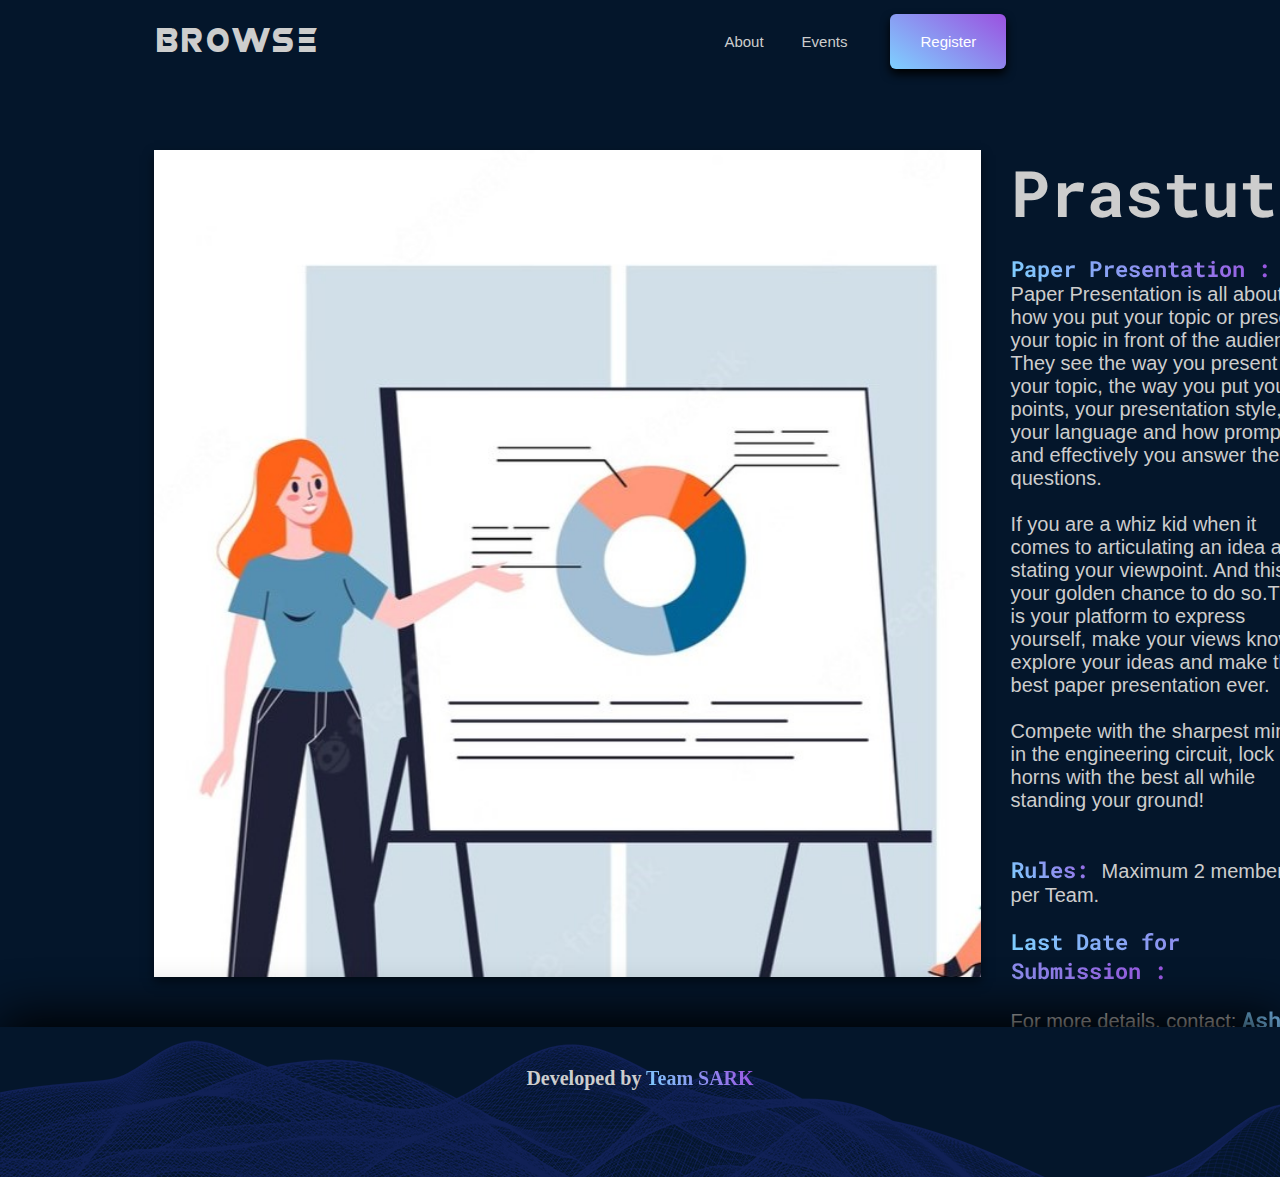
<file: know-more/event-5.html>
<!DOCTYPE html>
<html lang="en">
<head>
    <meta charset="UTF-8">
    <meta http-equiv="X-UA-Compatible" content="IE=edge">
    <meta name="viewport" content="width=device-width, initial-scale=1.0, minimum-scale=1">
    <link rel="stylesheet" type="text/css" rel="noopener" target="_blank" href="event-know-more.css">
    <link href="https://fonts.googleapis.com/css2?family=Roboto:wght@700&display=swap" rel="stylesheet">
    <link href="https://fonts.googleapis.com/css2?family=Roboto+Mono:wght@700&display=swap" rel="stylesheet">  
    <title>Browse | Event-5</title>
</head>
<body>
    <div class="wrapper">
        <div class="navbar">
            <div class="globe">
                <script src="https://cdn.lordicon.com/xdjxvujz.js"></script>
                <lord-icon
                    src="https://cdn.lordicon.com/gqzfzudq.json"
                    trigger="loop"
                    colors="primary:#84b3f8,secondary:#84b3f8"
                    stroke="60"
                    style="width:40px;height:40px;margin-right: 3px;z-index: 103;">
                </lord-icon>
            </div>
            <div class="browse_logo">
                <span onclick="goToHomePage();">BROWSE</span>
            </div>
            <div id="navbar_button_box_desktop">
                <button type="button" class="menu_button" id="about_btn">About</button>
                <button type="button" class="menu_button" id="events_btn">Events</button>
                <button type="button" class="register_button gradient_button" id="register_btn_nav">Register</button>
            </div>
        </div>
        <div class="menu-wrap">
            <input type="checkbox" class="toggler" id="menu_toggler">
            <div class="hamburger"><div></div></div>
            <div class="menu">
              <div>
                <div class="menu_circle">
                  <ul>
                    <li><a href="/registration-form.html">Register</a></li>
                    <li><a href="/about-page.html">About</a></li>
                    <li><a href="/events_page.html">Events</a></li>
                  </ul>
                </div>
              </div>
            </div>
        </div>
        <section class="content">
            <div class="event_img" id="event_img_5"></div>
            <div class="text">
                 <h1>Prastuti</h1>
                <p class="paragraph_1 paragraph"><b>Paper Presentation : </b>Paper Presentation is all about how you put your topic or present your topic in front of the audience. They see the way you present your topic, the way you put your points, your presentation style, your language and how promptly and effectively you answer their questions.<br><br>If you are a whiz kid when it comes to articulating an idea and stating your viewpoint. And this is your golden chance to do so.This is your platform to express yourself, make your views known, explore your ideas and make the best paper presentation ever.<br><br>Compete with the sharpest minds in the engineering circuit, lock horns with the best all while standing your ground!<br><br></p>
                <p class="paragraph_2 paragraph"><b>Rules: </b>Maximum 2 members per Team.</p>
                <p class="paragraph_2 paragraph"><b> Last Date for Submission : </b></p>
                <p class="paragraph_3 paragraph">For more details, contact: <b>Asha Gowda Karegowda (MCA dept..)  9844327268</b></p>
                <button type="button" class="register_button gradient_button" id="register_btn_content" onclick="window.location.href='../registration-form.html'">Register</button>
            </div>
        </section>
    </div>

    <div class="scroll_to_top" id="scroll_to_top_btn" onclick="topFunction()" title="Go to top">
        <script src="https://cdn.lordicon.com/xdjxvujz.js"></script>
        <lord-icon
        src="https://cdn.lordicon.com/eflfmgmj.json"
        trigger="hover"
        colors="primary:#84b3f8"
        style="width:50px;height:50px; border-radius: 100vw;box-shadow: 0px 5px 10px 0px rgba(0, 0, 0, 1);">
        </lord-icon>
    </div>

    <div class="footer">
        <div class="footer-title">
            <h3 class="team_sark">Developed by <a href="https://sitsark.in/" target="_blank">Team SARK</a></h3>
        </div>

        <div class="logo">
            <a href="https://www.instagram.com/sitsark/"> <i class="socail-icon fa fa-instagram"></i></a>
            <a href="mailto: sitsark@gmail.com"><i class="socail-icon fa fa-envelope"></i></a>
        </div>

    </div>
</body>
</html>

<script src="../app.js"></script>
</file>
<file: assets/style.css>
*{box-sizing: border-box;}
@font-face{
	font-family: robo;
	src: url(/assets/robo.ttf);
}

:root {
    --outline-color: #8d8def;
    /* --background_color:#031b38; */
    --background_color:#04162b;
    /* --text_color: #ffffff; */
    --text_color: #cdcdcd;
    --button_background_color: 35deg, rgb(126,208,255)0%, rgb(155,81,224)100%;
    --button_background_color_hover: 35deg, rgb(126,208,255)0%, rgb(247,113,255)100%;
    --box_shadow_1: 0px 5px 10px 0px rgba(0, 0, 0, 1);
    --box_shadow_2: 0px 5px 10px 0px rgba(0, 0, 0, .5);
}

html {
    scroll-behavior: smooth;
}
body {
    display: grid;
    justify-items: center;
    margin: 0;
    padding: 0;
    overflow-x: hidden;
    overflow-y: auto;
    background-color: var(--background_color);
    -webkit-tap-highlight-color: transparent;
}

.wrapper{
    position: relative;
    width: 76vw;
    background-color: transparent;
}
/* ------------------------------------------------------------------NAVBAR-- */
.navbar {
    display: flex;
    top: 0px;
    height: 70px;
    padding-top: 13px;
    margin-bottom: 80px;
    z-index: 100;
    align-items: center;
}
.browse_logo {
    /* overflow: hidden; */
    position: relative;
    padding-top: 0px;
    width:145px;
    height: fit-content;
    margin-right: calc(100% - 145px - 420px);
    z-index: 103;
}
.browse_logo > span {
    color: var(--text_color);
    font-size: 30px;
    font-family: 'robo';
    cursor: pointer;
    letter-spacing: .2rem;
    z-index: 103;
    -webkit-touch-callout: none; /* iOS Safari */
    -webkit-user-select: none; /* Safari */
    -khtml-user-select: none; /* Konqueror HTML */
    -moz-user-select: none; /* Old versions of Firefox */
    -ms-user-select: none; /* Internet Explorer/Edge */
    user-select: none; /* Non-prefixed version, currently
                        supported by Chrome, Edge, Opera and Firefox */
    
}
#navbar_button_box_desktop {
    position: relative;
    display: flex;
    /* border: 1px solid greenyellow; */
    width: 420px;
    gap: .5em;
}
.menu_button {
    background-color: transparent;
    color: var(--text_color);
    height: 55px;
    border: none;
    margin: none;
    padding-inline: 1em;
    text-align: center;
    cursor:pointer;
    padding-top: 0px;
    font-family: 'Montserrat', sans-serif;
    font-size: 15px;
    transition: ease all .5s;
}
.menu_button:hover,
.menu_button:active,
.menu_button:focus {
    background: -webkit-linear-gradient(35deg, rgb(126,208,255)0%, rgb(155,81,224)100%);
    -webkit-background-clip: text;
    background-clip: text;
    -moz-background-clip: text;
    -webkit-text-fill-color: transparent
}
.gradient_button {
    color: var(--text_color);
    height: 55px;
    border: none;
    margin: none;
    padding-inline: 1em;
    text-align: center;
    cursor:pointer;
    font-family: 'Montserrat', sans-serif;
    font-size: 15px;
    background: linear-gradient(var(--button_background_color));
    border-radius: 6px;
    padding: 14px 30px 14px 30px;
    margin-left: 0px;
    box-shadow: 0px 5px 10px 0px rgba(0, 0, 0, 1);
}
.register_button {
    margin-left: 20px;
}
@media screen and (max-width: 780px){
    .menu_button {
        display: none;
    }
    .register_button{
        position: fixed;
        right: 12vw;
        margin-left: 0px;
    }
}
@media screen and (max-width: 720px){
    #register_btn_nav {
        display: none;
    }
}

.gradient_button:hover,
.gradient_button:active,
.gradient_button:focus {
    background: linear-gradient(var(--button_background_color_hover));
}

/* -------------------------------------------------------------SECTION_1--LANDING_DISPLAY-- */

.section_1 {
    position: relative;
    top: 0px;
    padding-bottom: calc(10vh + 45px);
}
.section_1_header {
    color: var(--text_color);
    font-family: 'Roboto', sans-serif;
    font-size: 6.5em;
    width: fit-content;
    line-height: 5.6rem;
    padding: 0px;
    padding-left: 15px;
    margin: 0px;
    margin-bottom: 30px;
    z-index: 2;
    transition: ease all .5s;
}
.section_1_header::before{
    content: "";
    position: absolute;
    top: 0px;
    left: 0px;
    height: 240px;
    width: 5px;
    border-radius: 5px;
    background: linear-gradient(35deg, rgb(126,208,255)0%, rgb(155,81,224)100%);
    box-shadow: 0px -10 20px 3px #000;
    transition: ease all .5s;
}
@media screen and (max-width: 780px){
    .section_1_header {
        font-size: 4.5em;
        line-height: 4.5rem;
        margin-bottom: 15px;
    }
    .section_1_header::before {
        height: 186px;
    }
}
@media screen and (max-width: 460px){
    .section_1_header {
        font-size: 3.5em;
        line-height: 3.5rem;
        margin-bottom: 13px;
    }
    .section_1_header::before {
        height: 148px;
    }
}

.section_1 > p {
    color: var(--text_color);
    font-family: 'Roboto', sans-serif;
    font-weight: 200;
    font-size: 20px;
    width: 400px;
    margin-bottom: 80px;
    z-index: 2;
    padding: 0;
    padding-left: 15px;
    transition: ease all .5s;
}
@media screen and (max-width: 780px){
    .section_1 > p {
        font-size: 16px;
        margin-top: 0px;
    }
}
@media screen and (max-width: 460px){
    .section_1 > p {
        font-size: 14px;
        margin-top: 0px;
    }
}
.illustration_1 {
    display: block;
    position: absolute;
    right: -100px;
    top: -20px;
    aspect-ratio: 1;
    height: fit-content;
    width: fit-content;
    z-index: -1;
    transition: ease all .5s;
    animation: up_down 2s ease-in-out infinite alternate-reverse both;
}
@media screen and (max-width: 1255px){
    .illustration_1 {
        display: none;
    }
}
@keyframes up_down {
    0% {top: -5px;}
    100% {top: -20px;}
}

#headline_countdown {
    padding: 0;
    margin: 0;
    color: var(--text_color);
    font-family: 'Roboto Mono', monospace;
    margin-bottom: 10px;
    background: -webkit-linear-gradient(35deg, rgb(126,208,255)0%, rgb(155,81,224)100%);
    -webkit-background-clip: text;
    background-clip: text;
    -moz-background-clip: text;
    -webkit-text-fill-color: transparent;
    overflow: none;
}
#countdown {
    display: flex;
    flex-wrap: wrap;
    gap: 1.5em;
}

.countdown_element {
    aspect-ratio: 1;
    width: 95px;
    transition: all ease 0.2s;
    border-radius: 6px;
    box-shadow: 0px 5px 10px 0px rgba(0, 0, 0, 1);
    text-align: center;
    padding-top: 25px;
    color: var(--text_color);
    font-family:  'Montserrat', sans-serif;
    background: -webkit-linear-gradient(35deg, rgb(126,208,255)0%, rgb(155,81,224)100%);
    -webkit-background-clip: text;
    background-clip: text;
    -moz-background-clip: text;
    -webkit-text-fill-color: transparent;
    transition: ease all .5s;
}
@media screen and (max-width: 600px){
    .countdown_element {
        width: 75px;
        padding-top: 19px;
        font-size: 14.5px;
    }

}
@media screen and (max-width: 415px){
    .countdown_element:nth-child(odd){
        margin-left: calc(50% - 0.75em - 75px);
    }
    #headline_countdown {
        text-align: center;
    }
}
.countdown_element:hover,
.countdown_element:active,
.countdown_element:focus {
    transform: translateY(-5px);
    box-shadow: 0px 10px 20px 2px rgba(0, 0, 0, 0.5);
}
.countdown_element > span {
    color: var(--text_color);
}

/* ----------------------------------------------------------------SECTION_2---EVENT_LIST---------------------- */

.section_2 {
    text-align: center;
}
.section_2_header {
    color: var(--text_color);
    font-family: 'Roboto Mono', monospace;
    letter-spacing: 1px;
    font-size: 50px;
    margin-bottom: calc(4vh + 30px);
    background: -webkit-linear-gradient(35deg, rgb(126,208,255)0%, rgb(155,81,224)100%);
    -webkit-background-clip: text;
    background-clip: text;
    -moz-background-clip: text;
    -webkit-text-fill-color: transparent;
    transition: ease all .5s;
}
@media screen and (max-width: 780px){
    .section_2_header{
        font-size: 45px;
    }
}
.event_box{
    position: relative;
    display: flex;
    flex-wrap: wrap;
    background-image: url(https://i0.wp.com/css-tricks.com/wp-content/uploads/2022/03/tailwind-wordpress.jpg?w=1200&ssl=1);
    background-size: cover;
    background-position: -310px;
    border-radius: 8px;
    align-items: center;
    color: var(--text_color);
    margin-bottom: 100px;
    box-shadow:inset -50vw 0 400px -5px var(--background_color), var(--box_shadow_1);
    transition: ease all .5s;
    overflow: hidden;
    transition: ease all .5s;
    font-family: 'Montserrat', sans-serif;
}
#event_box_1 {
    background-image: url(./event-1-img.jpg);
    background-size: 1000px;
    background-position: -150px -20px;
}
#event_box_2 {
    background-image: url(./event-2-img.jpg);
}
#event_box_3 {
    background-image: url(./event-3-img.jpg);
}
#event_box_4 {
    background-image: url(./event-4-img.jpg);
}
#event_box_5 {
    background-image: url(./event-5-img.jpg);
}
.event_image{
    width: 40%;
    padding: 0;
    margin: 0;
    transition: ease all .5s;
}
.event_description {
    position: relative;
    width: 60%;
    height: 100%;
    padding: 3rem;
    margin: 0;
    text-align: left;
    transition: ease all .5s;
}
.event_organiser_tag > span{
    display: none;
    font-family: 'Roboto Mono', monospace;
    font-size: 0.86rem;
    font-weight: 700;
    color: var(--orange);
    padding: 0;
    cursor: pointer;
}
.event_description > h1{
    font-family: 'Roboto Mono', monospace;
    font-weight: 700;
    font-size: 2.5rem;
    padding: 0;
    margin: 0;
    margin-bottom: .5rem;
    cursor: pointer;
    background: -webkit-linear-gradient(35deg, rgb(126,208,255)0%, rgb(155,81,224)100%);
    -webkit-background-clip: text;
    background-clip: text;
    -moz-background-clip: text;
    -webkit-text-fill-color: transparent;
}
.event_organiser_tag > span:hover,
.event_organiser_tag > span:focus,
.event_organiser_tag > span:active {
    opacity: 0.7;
}
.event_description > p{
    font-size: 1.2rem;
    line-height: 1.7em;
    color: var(--text_color);
    padding: 0;
    margin: 0;
    margin-bottom: 1.5em;
    margin-top: 1.5em;
}
#event_box_2,
#event_box_4,
#event_box_6 {
    display: block;
    background-position: 200px;
    box-shadow:inset 50vw 0 400px -5px var(--background_color), var(--box_shadow_1);
    transition: ease all .5s;
}
#event_image_2_upper {
    display: none;
    background-position: -390px;
    transition: ease all .5s;
}

@media screen and (max-width: 780px){
    .event_image{
        background-image: url(https://i0.wp.com/css-tricks.com/wp-content/uploads/2022/03/tailwind-wordpress.jpg?w=1200&ssl=1);
        background-position-x:-200px;
        background-position-y:-80px;
        height: 300px;
        width: 100%;
        flex: 100%;
    }
    #event_image_1 {
        background-image: url(./event-1-img.jpg);
        background-repeat: no-repeat;
        background-position: -300px -120px;
    }
    #event_image_2_upper {
        background-image: url(./event-2-img.jpg);
        background-repeat: no-repeat;
        background-position: -50px -120px;
    }
    #event_image_3 {
        background-image: url(./event-3-img.jpg);
        background-repeat: no-repeat;
    }
    #event_image_4_upper {
        background-image: url(./event-4-img.jpg);
        background-size: 800px;
        background-repeat: no-repeat;
        background-position: center;
    }
    #event_image_5 {
        background-image: url(./event-5-img.jpg);
        background-repeat: no-repeat;
        background-position: -500px -200px;
    }
    .event_description{
        width: 100%;
        flex: 100%;
        padding: 1.5rem;
        background-color: var(--background_color);
    }
    .event_box{
        border-radius: 8px !important;
    }
    #event_box_4,
    #event_box_6 {
        background-position: -390px;
        box-shadow:inset -50vw 0 400px -5px var(--background_color), var(--box_shadow_1);
    }
    #event_image_2,
    #event_image_4,
    #event_image_6 {
        display: none;
    }
    #event_image_2_upper,
    #event_image_4_upper,
    #event_image_6_upper {
        display: block;
    }
    .event_description > h1 {
        font-size: 2rem;
    }
    .event_organiser_tag > span {
        font-size: .8rem;
        letter-spacing: .8px;
    }
    .event_description > p {
        font-size: 1rem;
    }
}
@media screen and (max-width: 550px){
    .event_box {
        margin-bottom: 60px;
    }
}
@media screen and (max-width: 450px){
    #event_image_1 {
        background-image: url(./event-1-img.jpg);
        background-repeat: no-repeat;
        background-size: 600px;
        background-position: center;
    }
    #event_image_2_upper {
        background-image: url(./event-2-img.jpg);
        background-size: 500px;
        background-repeat: no-repeat;
        background-position: center;
    }
    #event_image_3 {
        background-image: url(./event-3-img.jpg);
        background-repeat: no-repeat;
    }
    #event_image_4_upper {
        background-image: url(./event-4-img.jpg);
        background-size: 800px;
        background-repeat: no-repeat;
        background-position: center;
    }
    #event_image_5 {
        background-image: url(./event-5-img.jpg);
        background-repeat: no-repeat;
        background-size: 700px;
        background-position: center;
    }
    
}
/* -------------------------------------------------------------------------ABOUT PAGE------ */

#organised_by_header {
    color: var(--text_color);
    font-family: 'Roboto', sans-serif;
    font-size: 3.5em;
    width: fit-content;
    padding: 0px;
    padding-left: 5px;
    margin: 0px;
    margin-bottom: 2rem;
    z-index: 2;
}
#organised_by_header::before{
    content: "|";
    font-weight: 10px;
    color: transparent;
    position: relative;
    top: 0px;
    left: 0px;
    height: 5px;
    width: 240px;
    border-radius: 5px;
    background: linear-gradient(35deg, rgb(126,208,255)0%, rgb(155,81,224)100%);
    box-shadow: 0px -10 20px 3px #000;
    margin-right: 10px;
}
.departments_container {
    display: grid;
    grid-template-columns: 1fr 1fr 1fr;
    gap: 60px;
    transition: ease all .5s;
}
.department_box {
    position: relative;
    display: flex;
    flex-wrap: wrap;
    overflow: hidden;
    background-size: cover;
    background-position: -390px;
    border-radius: 8px;
    align-items: center;
    color: #82bffb;
    margin-bottom: 100px;
    transition-duration: .2s;
    box-shadow:0px 10px 20px 2px rgba(0, 0, 0, .2);
    transition: ease all .5s;
}
.department_box:hover,
.department_box:focus,
.department_box:active {
    transform: translateY(-10px);
    box-shadow:0px 10px 20px 2px rgba(0, 0, 0, .5);
}
.cse_dep_box {
    background-image: url(/assets/cse.png);
}
.ise_dep_box {
    background-image: url(/assets/ise.png);
}
.mca_dep_box {
    background-image: url(/assets/mca.png);
    background-position: -10px;
}
.department_img{
    aspect-ratio: 5/3;
    width: 100%;
    padding: 0;
    margin: 0;
    transition: ease all .5s;

}
.department_name {
    display: grid;
    background-color: var(--background_color);
    width: 100%;
    text-align: center;
    align-items: center;
    font-family: 'Montserrat', sans-serif;
    font-size: 1.225em;
    box-shadow:0px 0px 20px 20px rgba(0, 0, 0, 1);
    height: 80px;
    padding-inline: 20px;
    border-radius: 0px;
}
@media screen and (max-width: 1000px){
    .departments_container {
        width: 80%;
        grid-template-columns: 1fr;
        grid-template-rows: 1fr 1fr 1fr;
        margin-inline:10%;
    }
    .department_box {
        margin-bottom: 0px;
    }
}
@media screen and (max-width: 650px){
    #organised_by_header {
        font-size: 2.5rem;
    }
    .departments_container {
        gap: 30px;
    }
}
@media screen and (max-width: 450px){
    .departments_container {
        width: 100%;
        margin-inline: 0%;
        gap: 40px;
    }
}
.section_2_about {
    display: grid;
    justify-content: center;
    width: 100%;
}
.sit_logo_img {
    background-image: url('/assets/sit-logo.png');
    background-size: cover;
    aspect-ratio: 1;
    width: 30%;
    margin-inline: 35%;
}
@media screen and (max-width: 1000px){
    .sit_logo_img {
        margin-top: 50px;
    }
}
#sit {
    color: var(--text_color);
    font-family: 'Roboto', sans-serif;
    text-align: center;
    margin: 0;
    padding: 0;
    margin-bottom: 50px;
    transition: ease all .5s;
}
@media screen and (max-width: 450px){
    #sit {
        font-size: 1.2em;
    }
    .globe {
        padding-bottom: 5px;
    }
}
#map {
    position: relative;
}
#location_pin_animation {
    position: relative;
    top: -200px;
    right: -550px;
    aspect-ratio: 1;
    height: 70px;
    background: linear-gradient(var(--button_background_color));
    border-radius: 6px;
    z-index: 1;
    box-shadow: var(--box_shadow_1);
    transition: ease all .5s;
}
@media screen and (max-width: 770px){
    #map {
        width: 90vw;
    }
    #location_pin_animation {
        left: 20px;

    }
}
.section_3_about {
    width: 100%;
}
#faculty_container {
    position: relative;
    margin-inline: 20%;
    width: 60%;
    display: grid;
    grid-template-columns: 1fr 1fr;
    grid-template-rows: 1fr 1fr 1fr;
    gap: 20px;
}
.faculty_1_box {
    grid-column-start: 1;
    grid-column-end: 2;
    grid-row-start: 1;
    grid-row-end: 2;
}
.faculty_2_box {
    grid-column-start: 2;
    grid-column-end: 3;
    grid-row-start: 1;
    grid-row-end: 3;
}
.faculty_3_box {
    border-radius: 6px;
    background: linear-gradient(var(--button_background_color));
}
.faculty_box {
    padding: 20px;
    border-radius: 6px;
    box-shadow: var(--box_shadow_2);
    text-align: left;
    margin: 0;
    color: var(--text_color);
    font-family: 'Montserrat', sans-serif;
    font-size: 16px;
    line-height: 1.25rem;
}
.faculty_box > a {
    font-family: 'Roboto', sans-serif;
    font-weight: 600;
    background: -webkit-linear-gradient(35deg, rgb(126,208,255)0%, rgb(155,81,224)100%);
    -webkit-background-clip: text;
    background-clip: text;
    -moz-background-clip: text;
    -webkit-text-fill-color: transparent
}
@media screen and (max-width: 1325px){
    #faculty_container {
        width: 100%;
        margin-inline: 0%;
    }
}
@media screen and (max-width: 795px){
    #faculty_container {
        grid-template-columns: 1fr;
        grid-template-rows:6px 1fr 1fr ;
    }
    .faculty_1_box {
        grid-column-start: 1;
        grid-column-end: 2;
        grid-row-start: 2;
        grid-row-end: 3;
    }
    .faculty_2_box {
        grid-column-start: 1;
        grid-column-end: 2;
        grid-row-start: 3;
        grid-row-end: 4;
    }
}
/* -------------------------------------------------------------------------FOOTER------ */
.scroll_to_top {
    display: block;
    position: fixed;
    bottom: 30px;
    right: 30px;
    cursor: pointer;
    z-index: 100;
}
.footer {
    display: grid;
    text-align: center;
    margin: 0;
    padding: 0;
    margin-top: 50px;
    position: relative;
    background-color: var(--background_color);
    background-image: url(./footer-wave-background.png);
    height: 160px;
    width: 100vw;
    bottom: 0px;
    box-shadow:  0px -10px 50px 0px rgba(0, 0, 0, 1);
}
.team_sark {
    font-size: 20px;
    padding-top: 20px;
    color: var(--text_color);
}
.team_sark > a {
    cursor: pointer;
    background: -webkit-linear-gradient(35deg, rgb(126,208,255)0%, rgb(155,81,224)100%);
    text-decoration: none;
    -webkit-background-clip: text;
    background-clip: text;
    -moz-background-clip: text;
    -webkit-text-fill-color: transparent;
}

@media screen and (max-width: 540px){
    .wrapper {
        width: 90vw;
    }
}
button {
    color: #fff !important;
}




/* -----------------------------------------------HAMBURGER MENU---------------- */

.menu-wrap {
    display: none;
    position: fixed;
    top: 16.5px;
    left: calc(100vw - 50px - 30px);
    z-index: 1;
  }
@media screen and (max-width: 780px){
    .menu-wrap{
        display: block;
    }
}

.menu-wrap .toggler {
  position: absolute;
  top: 0;
  left: 0;
  z-index: 2;
  cursor: pointer;
  width: 50px;
  height: 50px;
  opacity: 0;
}

.menu-wrap .hamburger {
  position: absolute;
  top: 0;
  left: 0;
  z-index: 1;
  width: 50px;
  height: 50px;
  padding: .7rem;
  background: transparent;
  display: flex;
  align-items: center;
  justify-content: center;
  border-radius: 100vw;
  box-shadow: var(--box_shadow_1);
  box-shadow:inset 0px 5px 10px 0px rgba(0, 0, 0, .25), var(--box_shadow_2);
}

/* Hamburger Line */
.menu-wrap .hamburger > div {
  position: relative;
  flex: none;
  width: 100%;
  height: 4px;
  background: #84b3f8;
  display: flex;
  align-items: center;
  justify-content: center;
  border-radius: 100vw;
  transition: all 0.4s ease;
}

/* Hamburger Lines - Top & Bottom */
.menu-wrap .hamburger > div::before,
.menu-wrap .hamburger > div::after {
  content: '';
  position: absolute;
  z-index: 1;
  top: -10px;
  width: 100%;
  height: 4px;
  border-radius: 100vw;
  background: inherit;
}

/* Moves Line Down */
.menu-wrap .hamburger > div::after {
  top: 10px;
}

/* Toggler Animation */
.menu-wrap .toggler:checked + .hamburger > div {
  transform: rotate(135deg);
}

/* Turns Lines Into X */
.menu-wrap .toggler:checked + .hamburger > div:before,
.menu-wrap .toggler:checked + .hamburger > div:after {
  top: 0;
  transform: rotate(90deg);
}

/* Rotate On Hover When Checked */
.menu-wrap .toggler:checked:hover + .hamburger > div {
  transform: rotate(225deg);
}

/* Show Menu */
.menu-wrap .toggler:checked ~ .menu {
  visibility: visible;
}

.menu-wrap .toggler:checked ~ .menu > div {
  transform: scale(1.5);
  /* transition-duration: .75s; */
  transition: transform ease 1s;
}

.menu-wrap .toggler:checked ~ .menu > div > div {
  opacity: 1;
  transition:  opacity 0.4s ease 0.4s;
}

.menu-wrap .menu {
  position: fixed;
  top: 0;
  left: 0;
  width: 100%;
  height: 100%;
  visibility: hidden;
  overflow: hidden;
  display: flex;
  align-items: center;
  justify-content: center;
}

.menu-wrap .menu > div {
  background: var(--background_color);
  border-radius: 50%;
  width: 200vw;
  height: 200vw;
  display: flex;
  flex: none;
  align-items: center;
  justify-content: center;
  transform: scale(0);
  transition: all 0.4s ease;
}

.menu-wrap .menu > div > div {
  text-align: center;
  max-width: 90vw;
  max-height: 100vh;
  opacity: 0;
  transition: opacity 0.4s ease;
}
.menu_circle > ul {
    padding-left: 0px;
}
.menu-wrap .menu > div > div > ul > li {
  list-style: none;
  color: var(--text_color);
  font-family: 'Roboto Mono', monospace;
  font-size: 1rem;
  padding: 1rem;
  cursor: pointer;
  background: -webkit-linear-gradient(35deg, rgb(126,208,255)0%, rgb(155,81,224)100%);
  -webkit-background-clip: text;
  background-clip: text;
  -moz-background-clip: text;
  -webkit-text-fill-color: transparent;
}

.menu-wrap .menu > div > div > ul > li > a {
  color: inherit;
  text-decoration: none;
  transition: color 0.4s ease;
}

.socail-icon{
  margin: 20px 10px;
  color: var(--text_color);
  padding-top: 10px;
  padding-bottom: 10px;
}
</file>
<file: know-more/event-know-more.css>
*{box-sizing: border-box;}
@font-face{
	font-family: robo;
	src: url(/assets/robo.ttf);
}

:root {
    --outline-color: #8d8def;
    /* --background_color:#031b38; */
    --background_color:#04162b;
    /* --text_color: #ffffff; */
    --text_color: #cdcdcd;
    --button_background_color: 35deg, rgb(126,208,255)0%, rgb(155,81,224)100%;
    --button_background_color_hover: 35deg, rgb(126,208,255)0%, rgb(247,113,255)100%;
    --box_shadow_1: 0px 5px 10px 0px rgba(0, 0, 0, 1);
    --box_shadow_2: 0px 5px 10px 0px rgba(0, 0, 0, .5);
}

html {
    scroll-behavior: smooth;
}
body {
    display: grid;
    justify-items: center;
    margin: 0;
    padding: 0;
    overflow-x: hidden;
    overflow-y: auto;
    background-color: var(--background_color);
    -webkit-tap-highlight-color: transparent;
}

.wrapper{
    position: relative;
    width: 76vw;
    background-color: transparent;
}
/* ------------------------------------------------------------------NAVBAR-- */
.navbar {
    display: flex;
    top: 0px;
    height: 70px;
    padding-top: 13px;
    margin-bottom: 80px;
    z-index: 100;
    align-items: center;
}

.browse_logo {
    /* overflow: hidden; */
    position: relative;
    padding-top: 0px;
    width:145px;
    height: fit-content;
    margin-right: calc(100% - 145px - 420px);
    z-index: 103;
}
.browse_logo > span {
    color: var(--text_color);
    font-size: 30px;
    font-family: 'robo';
    cursor: pointer;
    letter-spacing: .2rem;
    z-index: 103;
    -webkit-touch-callout: none; /* iOS Safari */
    -webkit-user-select: none; /* Safari */
    -khtml-user-select: none; /* Konqueror HTML */
    -moz-user-select: none; /* Old versions of Firefox */
    -ms-user-select: none; /* Internet Explorer/Edge */
    user-select: none; /* Non-prefixed version, currently
                                  supported by Chrome, Edge, Opera and Firefox */
}
#navbar_button_box_desktop {
    position: relative;
    display: flex;
    /* border: 1px solid greenyellow; */
    width: 420px;
    gap: .5em;
}
.menu_button {
    background-color: transparent;
    color: var(--text_color);
    height: 55px;
    border: none;
    margin: none;
    padding-inline: 1em;
    text-align: center;
    cursor:pointer;
    padding-top: 0px;
    font-family: 'Montserrat', sans-serif;
    font-size: 15px;
    transition: ease all .5s;
}
.menu_button:hover,
.menu_button:active,
.menu_button:focus {
    background: -webkit-linear-gradient(35deg, rgb(126,208,255)0%, rgb(155,81,224)100%);
    -webkit-background-clip: text;
    background-clip: text;
    -moz-background-clip: text;
    -webkit-text-fill-color: transparent
}
.gradient_button {
    color: var(--text_color);
    height: 55px;
    border: none;
    margin: none;
    padding-inline: 1em;
    text-align: center;
    cursor:pointer;
    font-family: 'Montserrat', sans-serif;
    font-size: 15px;
    background: linear-gradient(var(--button_background_color));
    border-radius: 6px;
    padding: 14px 30px 14px 30px;
    margin-left: 0px;
    box-shadow: 0px 5px 10px 0px rgba(0, 0, 0, 1);
}
.register_button {
    margin-left: 20px;
}
@media screen and (max-width: 780px){
    .menu_button {
        display: none;
    }
    #register_btn_nav {
        position: fixed;
        right: 12vw;
        margin-left: 0px;
    }
}
@media screen and (max-width: 720px){
    #register_btn_nav {
        display: none;
    }
}
.gradient_button:hover,
.gradient_button:active,
.gradient_button:focus {
    background: linear-gradient(var(--button_background_color_hover));
}
.gradient_button {
    color: #ffffff !important;
}
/* ----------------------------------------CONTENT----- */
.content {
    color: var(--text_color);
    width: 100%;
    display: grid;
    grid-template-columns: 1fr 1fr;
    grid-template-rows: 0fr 0fr;
}
.event_img {
    flex: 100%;
    aspect-ratio: 1;
    transition: ease all .5s;
    box-shadow: var(--box_shadow_2);
    background-size: contain;
    background-repeat: no-repeat;
}
#event_img_1 {
    background-image: url(../assets/event-1-img-square.jpg);
}
#event_img_2 {
    background-image: url(../assets/event-2-img-square.jpg);
}
#event_img_3 {
    background-image: url(../assets/event-3-img-square.jpg);
}
#event_img_4 {
    background-image: url(../assets/event-4-img-square.jpg);
}
#event_img_5 {
    background-image: url(../assets/event-5-img-square.jpg);
}
.text{
    flex: 100%;
    padding-inline: 30px;
}
.text > h1 {
    flex: 55%;
    margin: 0;
    padding: 0;
    font-family: 'Roboto Mono', monospace;
    font-size: 4em;
    transition: ease all .5s;
}
b {
    font-family: 'Roboto Mono', monospace;
    background: -webkit-linear-gradient(35deg, rgb(126,208,255)0%, rgb(155,81,224)100%);
    -webkit-background-clip: text;
    background-clip: text;
    -moz-background-clip: text;
    -webkit-text-fill-color: transparent;
    font-size: 22px;
}
p {
    font-family: 'Montserrat', sans-serif;
    font-size: 20px;
}
@media screen and (max-width: 450px){
    .text > h1 {
        margin-top: 20px;
        font-size: 3.2em;
    }
    b {
        font-size: 17px;
    }
    p {
        font-size: 16px;
    }
}
.text > button {
    margin-left: 0px;
}
.globe {
    padding-bottom: 5px;
}

.scroll_to_top {
    display: block;
    position: fixed;
    bottom: 30px;
    right: 30px;
    cursor: pointer;
    z-index: 100;
}
.footer {
    display: grid;
    justify-content: center;
    margin: 0;
    padding: 0;
    margin-top: 50px;
    position: relative;
    background-color: var(--background_color);
    background-image: url(../assets/footer-wave-background.png);
    height: 150px;
    width: 100vw;
    bottom: 0px;
    box-shadow:  0px -10px 50px 0px rgba(0, 0, 0, 1);
}
.team_sark {
    font-size: 20px;
    padding-top: 20px;
    color: var(--text_color);
}
.team_sark > a {
    cursor: pointer;
    background: -webkit-linear-gradient(35deg, rgb(126,208,255)0%, rgb(155,81,224)100%);
    text-decoration: none;
    -webkit-background-clip: text;
    background-clip: text;
    -moz-background-clip: text;
    -webkit-text-fill-color: transparent;
}
@media screen and (max-width: 1180px){
    .content {
        grid-template-columns: 1fr 1fr;
        grid-template-rows: 1fr 1fr;
    }
    .event_img {
        grid-column-start: 1;
        grid-column-end: 3;
        grid-row-start: 1;
        grid-row-end: 2;
    }
    .text {
        grid-column-start: 1;
        grid-column-end: 3;
        grid-row-start: 2;
        grid-row-end: 3;
    }
}
@media screen and (max-width: 480px){
    .text > h1 {
        line-height: 4.6rem;
    }
}
@media screen and (max-width: 540px){
    .wrapper {
        width: 90vw;
    }
}


/* -----------------------------------------------HAMBURGER MENU---------------- */

.menu-wrap {
    display: none;
    position: fixed;
    top: 10.5px;
    left: calc(100vw - 50px - 30px);
    z-index: 1;
  }
@media screen and (max-width: 780px){
    .menu-wrap{
        display: block;
    }
}

.menu-wrap .toggler {
  position: absolute;
  top: 0;
  left: 0;
  z-index: 2;
  cursor: pointer;
  width: 50px;
  height: 50px;
  opacity: 0;
}

.menu-wrap .hamburger {
  position: absolute;
  top: 0;
  left: 0;
  z-index: 1;
  width: 50px;
  height: 50px;
  padding: .7rem;
  background: transparent;
  display: flex;
  align-items: center;
  justify-content: center;
  border-radius: 100vw;
  box-shadow: var(--box_shadow_1);
  box-shadow:inset 0px 5px 10px 0px rgba(0, 0, 0, .25), var(--box_shadow_2);
}

/* Hamburger Line */
.menu-wrap .hamburger > div {
  position: relative;
  flex: none;
  width: 100%;
  height: 4px;
  background: #84b3f8;
  display: flex;
  align-items: center;
  justify-content: center;
  border-radius: 100vw;
  transition: all 0.4s ease;
}

/* Hamburger Lines - Top & Bottom */
.menu-wrap .hamburger > div::before,
.menu-wrap .hamburger > div::after {
  content: '';
  position: absolute;
  z-index: 1;
  top: -10px;
  width: 100%;
  height: 4px;
  border-radius: 100vw;
  background: inherit;
}

/* Moves Line Down */
.menu-wrap .hamburger > div::after {
  top: 10px;
}

/* Toggler Animation */
.menu-wrap .toggler:checked + .hamburger > div {
  transform: rotate(135deg);
}

/* Turns Lines Into X */
.menu-wrap .toggler:checked + .hamburger > div:before,
.menu-wrap .toggler:checked + .hamburger > div:after {
  top: 0;
  transform: rotate(90deg);
}

/* Rotate On Hover When Checked */
.menu-wrap .toggler:checked:hover + .hamburger > div {
  transform: rotate(225deg);
}

/* Show Menu */
.menu-wrap .toggler:checked ~ .menu {
  visibility: visible;
}

.menu-wrap .toggler:checked ~ .menu > div {
  transform: scale(1.5);
  /* transition-duration: .75s; */
  transition: transform ease 1s;
}

.menu-wrap .toggler:checked ~ .menu > div > div {
  opacity: 1;
  transition:  opacity 0.4s ease 0.4s;
}

.menu-wrap .menu {
  position: fixed;
  top: 0;
  left: 0;
  width: 100%;
  height: 100%;
  visibility: hidden;
  overflow: hidden;
  display: flex;
  align-items: center;
  justify-content: center;
}

.menu-wrap .menu > div {
  background: var(--background_color);
  border-radius: 50%;
  width: 200vw;
  height: 200vw;
  display: flex;
  flex: none;
  align-items: center;
  justify-content: center;
  transform: scale(0);
  transition: all 0.4s ease;
}

.menu-wrap .menu > div > div {
  text-align: center;
  max-width: 90vw;
  max-height: 100vh;
  opacity: 0;
  transition: opacity 0.4s ease;
}
.menu_circle > ul {
    padding-left: 0px;
}
.menu-wrap .menu > div > div > ul > li {
  list-style: none;
  color: var(--text_color);
  font-family: 'Roboto Mono', monospace;
  font-size: 1rem;
  padding: 1rem;
  cursor: pointer;
  background: -webkit-linear-gradient(35deg, rgb(126,208,255)0%, rgb(155,81,224)100%);
  -webkit-background-clip: text;
  background-clip: text;
  -moz-background-clip: text;
  -webkit-text-fill-color: transparent;
}

.menu-wrap .menu > div > div > ul > li > a {
  color: inherit;
  text-decoration: none;
  transition: color 0.4s ease;
}
</file>
